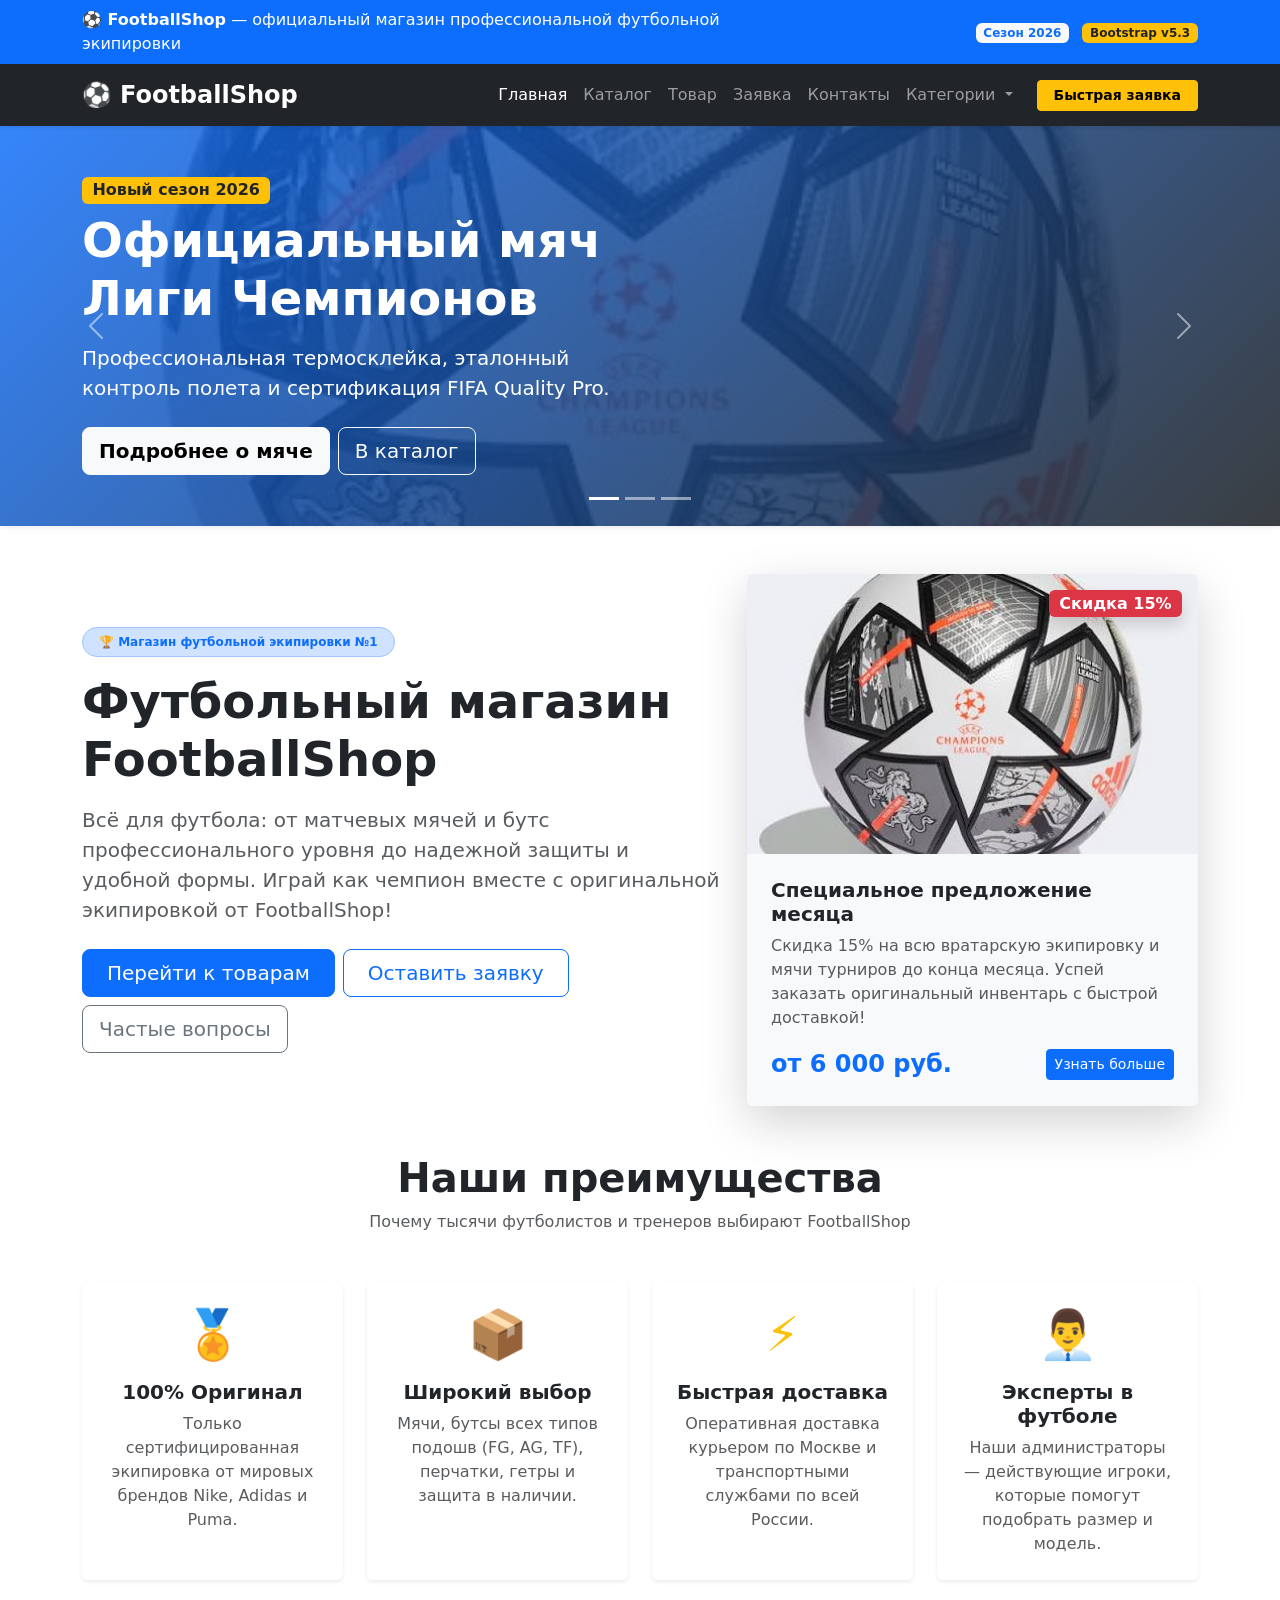
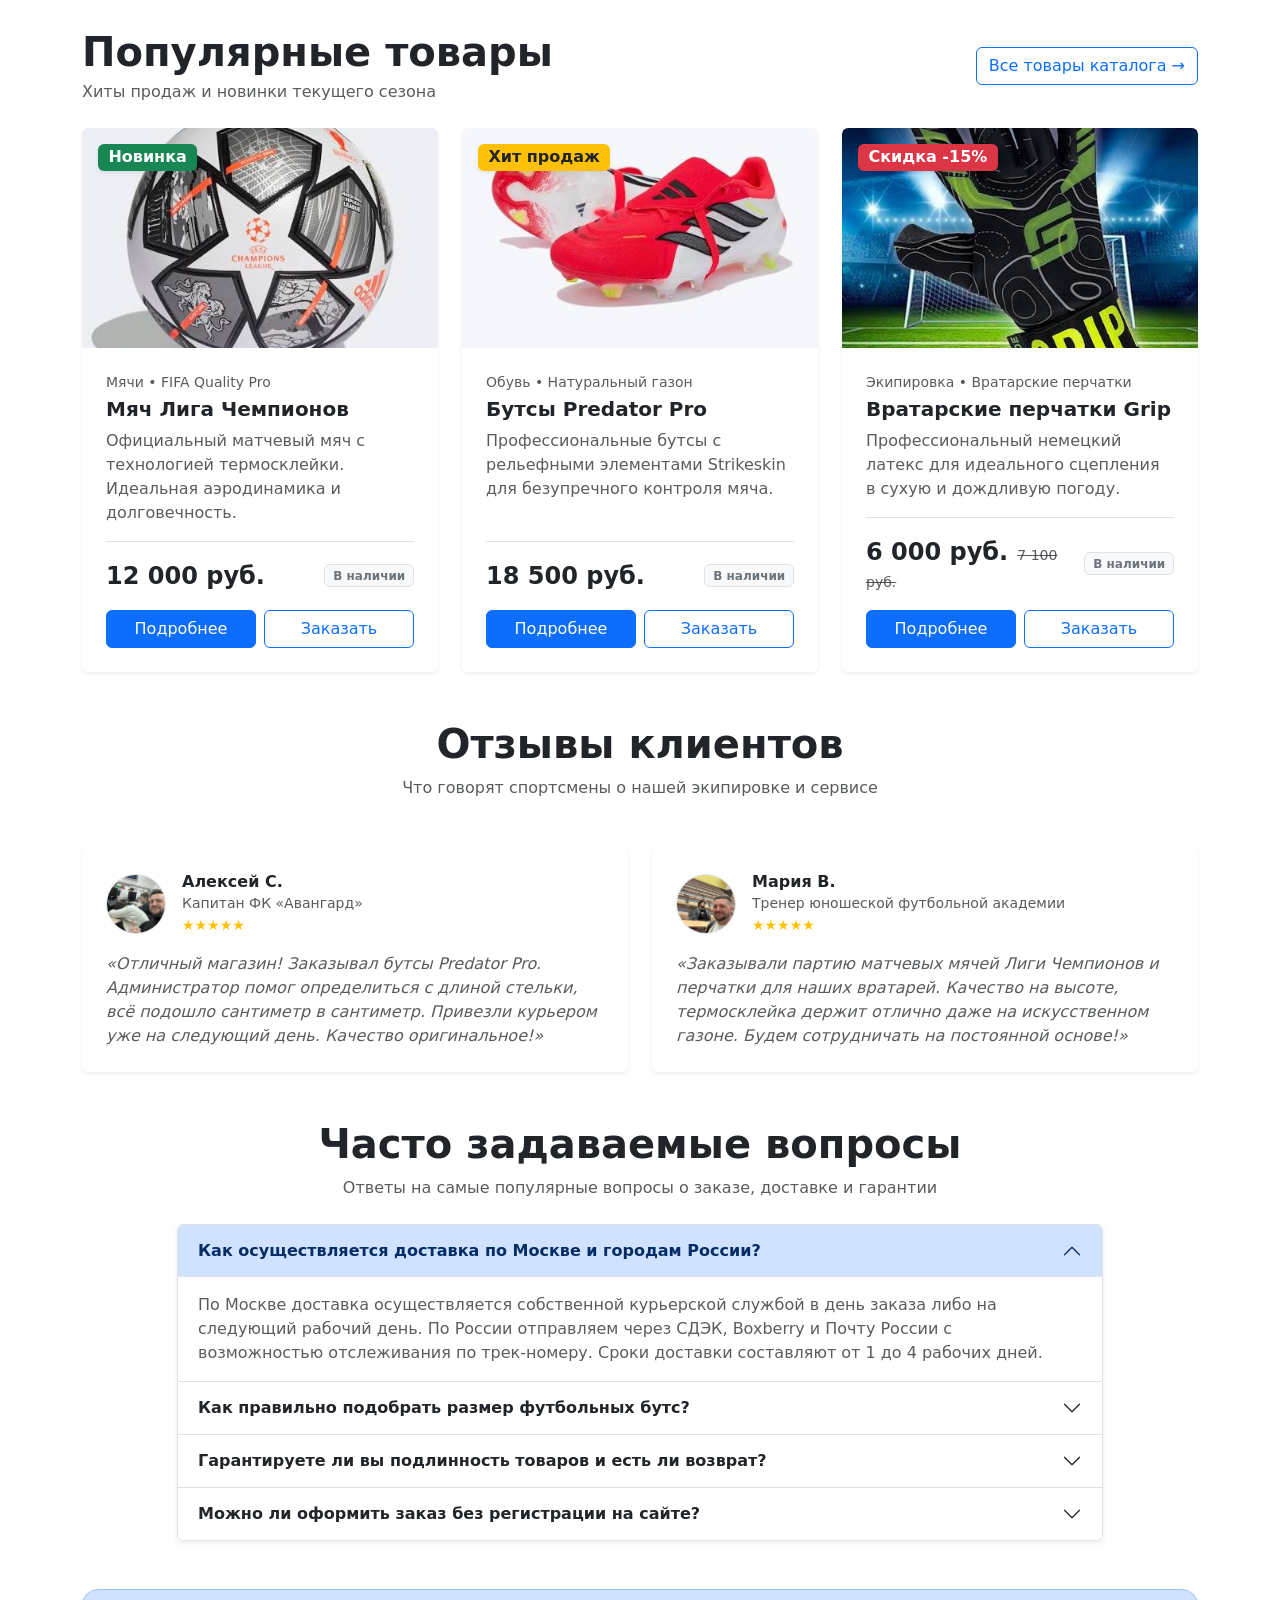
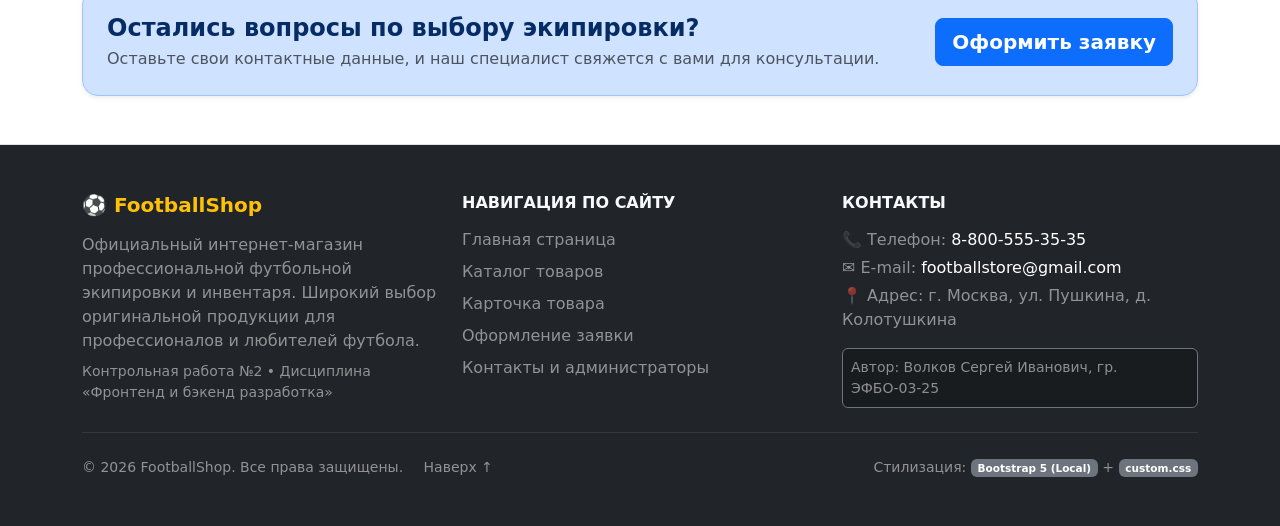
<file: index.html>
<!DOCTYPE html>
<html lang="ru">
<head>
  <meta charset="UTF-8">
  <meta name="viewport" content="width=device-width, initial-scale=1.0">
  <meta name="description" content="Футбольный интернет-магазин FootballShop. Профессиональные мячи, бутсы, перчатки и экипировка на Bootstrap 5.">
  <meta property="og:type" content="website">
  <meta property="og:title" content="FootballShop — Футбольный интернет-магазин">
  <meta property="og:description" content="Футбольная экипировка и инвентарь от ведущих мировых брендов.">
  <meta property="og:image" content="images/ball.jpg">
  <title>Главная — Футбольный интернет-магазин FootballShop</title>

  <!-- Локальное подключение Bootstrap 5 CSS -->
  <link rel="stylesheet" href="vendor/bootstrap/css/bootstrap.min.css">
  <!-- Пользовательский файл стилей после Bootstrap -->
  <link rel="stylesheet" href="css/custom.css">
</head>
<body id="top">

  <!-- Верхняя информационная полоса (Header Top Bar) -->
  <header class="bg-primary text-white py-2">
    <div class="container">
      <div class="row align-items-center g-2">
        <div class="col-12 col-md-8">
          <span class="fw-semibold">⚽ FootballShop</span> — официальный магазин профессиональной футбольной экипировки
        </div>
        <div class="col-12 col-md-4 text-md-end">
          <span class="badge bg-light text-primary me-2">Сезон 2026</span>
          <span class="badge bg-warning text-dark">Bootstrap v5.3</span>
        </div>
      </div>
    </div>
  </header>

  <!-- Главная Bootstrap-навигация (Navbar) -->
  <nav class="navbar navbar-expand-lg navbar-dark bg-dark sticky-top shadow-sm">
    <div class="container">
      <a class="navbar-brand fw-bold fs-4 d-flex align-items-center" href="index.html">
        <span class="me-2 text-warning">⚽</span>FootballShop
      </a>

      <!-- Кнопка гамбургер-меню для мобильных экранов -->
      <button
        class="navbar-toggler"
        type="button"
        data-bs-toggle="collapse"
        data-bs-target="#mainNavbar"
        aria-controls="mainNavbar"
        aria-expanded="false"
        aria-label="Переключить навигацию"
      >
        <span class="navbar-toggler-icon"></span>
      </button>

      <!-- Пункты меню -->
      <div class="collapse navbar-collapse" id="mainNavbar">
        <ul class="navbar-nav ms-auto align-items-lg-center">
          <li class="nav-item">
            <a class="nav-link active" aria-current="page" href="index.html">Главная</a>
          </li>
          <li class="nav-item">
            <a class="nav-link" href="catalog.html">Каталог</a>
          </li>
          <li class="nav-item">
            <a class="nav-link" href="product.html">Товар</a>
          </li>
          <li class="nav-item">
            <a class="nav-link" href="order.html">Заявка</a>
          </li>
          <li class="nav-item">
            <a class="nav-link" href="contacts.html">Контакты</a>
          </li>
          <!-- Выпадающий список (Dropdown) -->
          <li class="nav-item dropdown">
            <a
              class="nav-link dropdown-toggle"
              href="#"
              role="button"
              data-bs-toggle="dropdown"
              aria-expanded="false"
            >
              Категории
            </a>
            <ul class="dropdown-menu dropdown-menu-end shadow">
              <li><a class="dropdown-item" href="catalog.html#category-balls">Футбольные мячи</a></li>
              <li><a class="dropdown-item" href="catalog.html#category-boots">Футбольные бутсы</a></li>
              <li><a class="dropdown-item" href="catalog.html#category-gloves">Вратарская экипировка</a></li>
              <li><a class="dropdown-item" href="catalog.html#category-accessories">Гетры и аксессуары</a></li>
              <li><hr class="dropdown-divider"></li>
              <li><a class="dropdown-item text-primary fw-semibold" href="catalog.html">Весь каталог</a></li>
            </ul>
          </li>
          <!-- Кнопка быстрого заказа в модальном окне -->
          <li class="nav-item ms-lg-3 mt-2 mt-lg-0">
            <button
              class="btn btn-warning btn-sm fw-bold px-3"
              type="button"
              data-bs-toggle="modal"
              data-bs-target="#orderModal"
              data-product="Консультация по экипировке"
            >
              Быстрая заявка
            </button>
          </li>
        </ul>
      </div>
    </div>
  </nav>

  <main>
    <!-- Дополнительный компонент: Карусель (Carousel) -->
    <section aria-label="Промо-карусель">
      <div id="heroCarousel" class="carousel slide carousel-fade shadow-sm" data-bs-ride="carousel">
        <div class="carousel-indicators">
          <button type="button" data-bs-target="#heroCarousel" data-bs-slide-to="0" class="active" aria-current="true" aria-label="Слайд 1"></button>
          <button type="button" data-bs-target="#heroCarousel" data-bs-slide-to="1" aria-label="Слайд 2"></button>
          <button type="button" data-bs-target="#heroCarousel" data-bs-slide-to="2" aria-label="Слайд 3"></button>
        </div>

        <div class="carousel-inner">
          <!-- Слайд 1 -->
          <div class="carousel-item active hero-carousel-item" style="background-image: url('images/ball.jpg');">
            <div class="hero-carousel-overlay">
              <div class="container text-white py-5">
                <div class="row">
                  <div class="col-12 col-md-8 col-lg-6">
                    <span class="badge bg-warning text-dark mb-2 fs-6">Новый сезон 2026</span>
                    <h2 class="display-5 fw-bold text-white mb-3">Официальный мяч Лиги Чемпионов</h2>
                    <p class="lead mb-4 opacity-90">Профессиональная термосклейка, эталонный контроль полета и сертификация FIFA Quality Pro.</p>
                    <div class="d-flex gap-2">
                      <a class="btn btn-light btn-lg fw-bold" href="product.html">Подробнее о мяче</a>
                      <a class="btn btn-outline-light btn-lg" href="catalog.html">В каталог</a>
                    </div>
                  </div>
                </div>
              </div>
            </div>
          </div>

          <!-- Слайд 2 -->
          <div class="carousel-item hero-carousel-item" style="background-image: url('images/boots.jpg');">
            <div class="hero-carousel-overlay">
              <div class="container text-white py-5">
                <div class="row">
                  <div class="col-12 col-md-8 col-lg-6">
                    <span class="badge bg-danger mb-2 fs-6">Хит продаж</span>
                    <h2 class="display-5 fw-bold text-white mb-3">Бутсы Predator Pro & Nike Phantom</h2>
                    <p class="lead mb-4 opacity-90">Максимальное сцепление с газоном и непревзойденная точность каждого удара.</p>
                    <div class="d-flex gap-2">
                      <a class="btn btn-warning btn-lg fw-bold" href="catalog.html">Выбрать бутсы</a>
                      <button class="btn btn-outline-light btn-lg" type="button" data-bs-toggle="modal" data-bs-target="#orderModal" data-product="Бутсы Predator Pro">Заказать примерку</button>
                    </div>
                  </div>
                </div>
              </div>
            </div>
          </div>

          <!-- Слайд 3 -->
          <div class="carousel-item hero-carousel-item" style="background-image: url('images/hands.jpg');">
            <div class="hero-carousel-overlay">
              <div class="container text-white py-5">
                <div class="row">
                  <div class="col-12 col-md-8 col-lg-6">
                    <span class="badge bg-success mb-2 fs-6">Спецпредложение</span>
                    <h2 class="display-5 fw-bold text-white mb-3">Вратарская экипировка Grip</h2>
                    <p class="lead mb-4 opacity-90">Надежный латекс 4 мм, защита пальцев и анатомическая посадка для ключевых сейвов.</p>
                    <div class="d-flex gap-2">
                      <a class="btn btn-primary btn-lg fw-bold" href="catalog.html">Смотреть экипировку</a>
                      <a class="btn btn-outline-light btn-lg" href="order.html">Оформить заявку</a>
                    </div>
                  </div>
                </div>
              </div>
            </div>
          </div>
        </div>

        <button class="carousel-control-prev" type="button" data-bs-target="#heroCarousel" data-bs-slide="prev">
          <span class="carousel-control-prev-icon" aria-hidden="true"></span>
          <span class="visually-hidden">Предыдущий</span>
        </button>
        <button class="carousel-control-next" type="button" data-bs-target="#heroCarousel" data-bs-slide="next">
          <span class="carousel-control-next-icon" aria-hidden="true"></span>
          <span class="visually-hidden">Следующий</span>
        </button>
      </div>
    </section>

    <!-- Hero-блок на сетке (по методическим указаниям) -->
    <section class="container my-5">
      <div class="row align-items-center g-4">
        <div class="col-12 col-lg-7">
          <div class="d-inline-block badge bg-primary-subtle text-primary border border-primary-subtle px-3 py-2 rounded-pill mb-3">
            🏆 Магазин футбольной экипировки №1
          </div>
          <h1 class="display-5 fw-bold mb-3">
            Футбольный магазин FootballShop
          </h1>
          <p class="lead text-muted mb-4">
            Всё для футбола: от матчевых мячей и бутс профессионального уровня до надежной защиты и удобной формы. 
            Играй как чемпион вместе с оригинальной экипировкой от FootballShop!
          </p>
          <div class="d-flex flex-wrap gap-2">
            <a class="btn btn-primary btn-lg px-4" href="catalog.html">
              Перейти к товарам
            </a>
            <button
              class="btn btn-outline-primary btn-lg px-4"
              type="button"
              data-bs-toggle="modal"
              data-bs-target="#orderModal"
              data-product="Консультация по подбору"
            >
              Оставить заявку
            </button>
            <a class="btn btn-outline-secondary btn-lg" href="#faq">
              Частые вопросы
            </a>
          </div>
        </div>

        <div class="col-12 col-lg-5">
          <div class="card border-0 shadow-lg overflow-hidden">
            <div class="position-relative">
              <img src="images/ball.jpg" class="card-img-top" style="height: 280px;" alt="Официальный футбольный мяч">
              <span class="position-absolute top-0 end-0 m-3 badge bg-danger fs-6 shadow">
                Скидка 15%
              </span>
            </div>
            <div class="card-body p-4 bg-light">
              <h2 class="h5 card-title fw-bold">Специальное предложение месяца</h2>
              <p class="card-text text-muted mb-3">
                Скидка 15% на всю вратарскую экипировку и мячи турниров до конца месяца. 
                Успей заказать оригинальный инвентарь с быстрой доставкой!
              </p>
              <div class="d-flex justify-content-between align-items-center">
                <span class="fs-4 fw-bold text-primary">от 6 000 руб.</span>
                <a class="btn btn-sm btn-primary" href="catalog.html">Узнать больше</a>
              </div>
            </div>
          </div>
        </div>
      </div>
    </section>

    <!-- Блок преимуществ (Advantages Grid) -->
    <section class="container my-5" id="advantages">
      <div class="text-center mb-5">
        <h2 class="display-6 fw-bold">Наши преимущества</h2>
        <p class="text-muted">Почему тысячи футболистов и тренеров выбирают FootballShop</p>
      </div>

      <div class="row g-4">
        <div class="col-12 col-sm-6 col-lg-3">
          <div class="card h-100 border-0 shadow-sm p-4 text-center product-card bg-white">
            <div class="display-5 text-primary mb-3">🏅</div>
            <h3 class="h5 fw-bold">100% Оригинал</h3>
            <p class="text-muted mb-0">Только сертифицированная экипировка от мировых брендов Nike, Adidas и Puma.</p>
          </div>
        </div>

        <div class="col-12 col-sm-6 col-lg-3">
          <div class="card h-100 border-0 shadow-sm p-4 text-center product-card bg-white">
            <div class="display-5 text-success mb-3">📦</div>
            <h3 class="h5 fw-bold">Широкий выбор</h3>
            <p class="text-muted mb-0">Мячи, бутсы всех типов подошв (FG, AG, TF), перчатки, гетры и защита в наличии.</p>
          </div>
        </div>

        <div class="col-12 col-sm-6 col-lg-3">
          <div class="card h-100 border-0 shadow-sm p-4 text-center product-card bg-white">
            <div class="display-5 text-warning mb-3">⚡</div>
            <h3 class="h5 fw-bold">Быстрая доставка</h3>
            <p class="text-muted mb-0">Оперативная доставка курьером по Москве и транспортными службами по всей России.</p>
          </div>
        </div>

        <div class="col-12 col-sm-6 col-lg-3">
          <div class="card h-100 border-0 shadow-sm p-4 text-center product-card bg-white">
            <div class="display-5 text-info mb-3">👨‍💼</div>
            <h3 class="h5 fw-bold">Эксперты в футболе</h3>
            <p class="text-muted mb-0">Наши администраторы — действующие игроки, которые помогут подобрать размер и модель.</p>
          </div>
        </div>
      </div>
    </section>

    <!-- Сетка популярных товаров (Popular Products) -->
    <section class="container my-5" id="popular">
      <div class="d-flex justify-content-between align-items-center mb-4 flex-wrap gap-2">
        <div>
          <h2 class="display-6 fw-bold mb-1">Популярные товары</h2>
          <p class="text-muted mb-0">Хиты продаж и новинки текущего сезона</p>
        </div>
        <a class="btn btn-outline-primary" href="catalog.html">
          Все товары каталога →
        </a>
      </div>

      <div class="row g-4">
        <!-- Карточка 1: Мяч Лига Чемпионов -->
        <div class="col-12 col-md-6 col-lg-4">
          <div class="card h-100 shadow-sm product-card border-0 overflow-hidden">
            <div class="position-relative overflow-hidden">
              <span class="position-absolute top-0 start-0 m-3 badge bg-success fs-6 shadow-sm">Новинка</span>
              <img src="images/ball.jpg" class="card-img-top" alt="Мяч Лига Чемпионов">
            </div>
            <div class="card-body d-flex flex-column p-4">
              <div class="text-muted small mb-1">Мячи • FIFA Quality Pro</div>
              <h3 class="card-title h5 fw-bold">Мяч Лига Чемпионов</h3>
              <p class="card-text text-muted">
                Официальный матчевый мяч с технологией термосклейки. Идеальная аэродинамика и долговечность.
              </p>
              <div class="mt-auto pt-3 border-top">
                <div class="d-flex justify-content-between align-items-center mb-3">
                  <span class="fs-4 fw-bold text-dark">12 000 руб.</span>
                  <span class="badge bg-light text-secondary border">В наличии</span>
                </div>
                <div class="d-flex gap-2">
                  <a class="btn btn-primary w-50" href="product.html">Подробнее</a>
                  <button
                    class="btn btn-outline-primary w-50"
                    type="button"
                    data-bs-toggle="modal"
                    data-bs-target="#orderModal"
                    data-product="Мяч Лига Чемпионов"
                  >
                    Заказать
                  </button>
                </div>
              </div>
            </div>
          </div>
        </div>

        <!-- Карточка 2: Бутсы Predator Pro -->
        <div class="col-12 col-md-6 col-lg-4">
          <div class="card h-100 shadow-sm product-card border-0 overflow-hidden">
            <div class="position-relative overflow-hidden">
              <span class="position-absolute top-0 start-0 m-3 badge bg-warning text-dark fs-6 shadow-sm">Хит продаж</span>
              <img src="images/boots.jpg" class="card-img-top" alt="Бутсы Predator Pro">
            </div>
            <div class="card-body d-flex flex-column p-4">
              <div class="text-muted small mb-1">Обувь • Натуральный газон</div>
              <h3 class="card-title h5 fw-bold">Бутсы Predator Pro</h3>
              <p class="card-text text-muted">
                Профессиональные бутсы с рельефными элементами Strikeskin для безупречного контроля мяча.
              </p>
              <div class="mt-auto pt-3 border-top">
                <div class="d-flex justify-content-between align-items-center mb-3">
                  <span class="fs-4 fw-bold text-dark">18 500 руб.</span>
                  <span class="badge bg-light text-secondary border">В наличии</span>
                </div>
                <div class="d-flex gap-2">
                  <a class="btn btn-primary w-50" href="product.html">Подробнее</a>
                  <button
                    class="btn btn-outline-primary w-50"
                    type="button"
                    data-bs-toggle="modal"
                    data-bs-target="#orderModal"
                    data-product="Бутсы Predator Pro"
                  >
                    Заказать
                  </button>
                </div>
              </div>
            </div>
          </div>
        </div>

        <!-- Карточка 3: Вратарские перчатки Grip -->
        <div class="col-12 col-md-6 col-lg-4">
          <div class="card h-100 shadow-sm product-card border-0 overflow-hidden">
            <div class="position-relative overflow-hidden">
              <span class="position-absolute top-0 start-0 m-3 badge bg-danger fs-6 shadow-sm">Скидка -15%</span>
              <img src="images/hands.jpg" class="card-img-top" alt="Вратарские перчатки Grip">
            </div>
            <div class="card-body d-flex flex-column p-4">
              <div class="text-muted small mb-1">Экипировка • Вратарские перчатки</div>
              <h3 class="card-title h5 fw-bold">Вратарские перчатки Grip</h3>
              <p class="card-text text-muted">
                Профессиональный немецкий латекс для идеального сцепления в сухую и дождливую погоду.
              </p>
              <div class="mt-auto pt-3 border-top">
                <div class="d-flex justify-content-between align-items-center mb-3">
                  <div>
                    <span class="fs-4 fw-bold text-dark">6 000 руб.</span>
                    <span class="text-decoration-line-through text-muted small ms-1">7 100 руб.</span>
                  </div>
                  <span class="badge bg-light text-secondary border">В наличии</span>
                </div>
                <div class="d-flex gap-2">
                  <a class="btn btn-primary w-50" href="product.html">Подробнее</a>
                  <button
                    class="btn btn-outline-primary w-50"
                    type="button"
                    data-bs-toggle="modal"
                    data-bs-target="#orderModal"
                    data-product="Вратарские перчатки Grip"
                  >
                    Заказать
                  </button>
                </div>
              </div>
            </div>
          </div>
        </div>
      </div>
    </section>

    <!-- Блок отзывов клиентов (Reviews) -->
    <section class="container my-5" id="reviews">
      <div class="text-center mb-5">
        <h2 class="display-6 fw-bold">Отзывы клиентов</h2>
        <p class="text-muted">Что говорят спортсмены о нашей экипировке и сервисе</p>
      </div>

      <div class="row g-4">
        <div class="col-12 col-md-6">
          <div class="card h-100 border-0 shadow-sm p-4 bg-white">
            <div class="d-flex align-items-center mb-3">
              <img src="images/admin1.jpg" class="rounded-circle me-3 border" width="60" height="60" style="object-fit: cover;" alt="Алексей С.">
              <div>
                <h3 class="h6 fw-bold mb-0">Алексей С.</h3>
                <span class="small text-muted">Капитан ФК «Авангард»</span>
                <div class="rating-stars small">★★★★★</div>
              </div>
            </div>
            <p class="card-text text-muted fst-italic">
              «Отличный магазин! Заказывал бутсы Predator Pro. Администратор помог определиться с длиной стельки, всё подошло сантиметр в сантиметр. Привезли курьером уже на следующий день. Качество оригинальное!»
            </p>
          </div>
        </div>

        <div class="col-12 col-md-6">
          <div class="card h-100 border-0 shadow-sm p-4 bg-white">
            <div class="d-flex align-items-center mb-3">
              <img src="images/admin2.jpg" class="rounded-circle me-3 border" width="60" height="60" style="object-fit: cover;" alt="Мария В.">
              <div>
                <h3 class="h6 fw-bold mb-0">Мария В.</h3>
                <span class="small text-muted">Тренер юношеской футбольной академии</span>
                <div class="rating-stars small">★★★★★</div>
              </div>
            </div>
            <p class="card-text text-muted fst-italic">
              «Заказывали партию матчевых мячей Лиги Чемпионов и перчатки для наших вратарей. Качество на высоте, термосклейка держит отлично даже на искусственном газоне. Будем сотрудничать на постоянной основе!»
            </p>
          </div>
        </div>
      </div>
    </section>

    <!-- Блок часто задаваемых вопросов (FAQ Accordion) -->
    <section class="container my-5" id="faq">
      <div class="text-center mb-4">
        <h2 class="display-6 fw-bold">Часто задаваемые вопросы</h2>
        <p class="text-muted">Ответы на самые популярные вопросы о заказе, доставке и гарантии</p>
      </div>

      <div class="row justify-content-center">
        <div class="col-12 col-lg-10">
          <div class="accordion shadow-sm" id="faqAccordion">
            <!-- Вопрос 1 -->
            <div class="accordion-item">
              <h3 class="accordion-header" id="headingOne">
                <button
                  class="accordion-button fw-semibold"
                  type="button"
                  data-bs-toggle="collapse"
                  data-bs-target="#collapseOne"
                  aria-expanded="true"
                  aria-controls="collapseOne"
                >
                  Как осуществляется доставка по Москве и городам России?
                </button>
              </h3>
              <div
                id="collapseOne"
                class="accordion-collapse collapse show"
                aria-labelledby="headingOne"
                data-bs-parent="#faqAccordion"
              >
                <div class="accordion-body text-muted">
                  По Москве доставка осуществляется собственной курьерской службой в день заказа либо на следующий рабочий день. 
                  По России отправляем через СДЭК, Boxberry и Почту России с возможностью отслеживания по трек-номеру. Сроки доставки составляют от 1 до 4 рабочих дней.
                </div>
              </div>
            </div>

            <!-- Вопрос 2 -->
            <div class="accordion-item">
              <h3 class="accordion-header" id="headingTwo">
                <button
                  class="accordion-button collapsed fw-semibold"
                  type="button"
                  data-bs-toggle="collapse"
                  data-bs-target="#collapseTwo"
                  aria-expanded="false"
                  aria-controls="collapseTwo"
                >
                  Как правильно подобрать размер футбольных бутс?
                </button>
              </h3>
              <div
                id="collapseTwo"
                class="accordion-collapse collapse"
                aria-labelledby="headingTwo"
                data-bs-parent="#faqAccordion"
              >
                <div class="accordion-body text-muted">
                  Рекомендуем измерить длину стопы в сантиметрах и ориентироваться на шкалу JP/CM в размерной сетке. 
                  Для футбольных бутс рекомендуется запас 0.5 см с учетом плотного футбольного гетра. Если сомневаетесь — оформите заявку, наш специалист проконсультирует вас!
                </div>
              </div>
            </div>

            <!-- Вопрос 3 -->
            <div class="accordion-item">
              <h3 class="accordion-header" id="headingThree">
                <button
                  class="accordion-button collapsed fw-semibold"
                  type="button"
                  data-bs-toggle="collapse"
                  data-bs-target="#collapseThree"
                  aria-expanded="false"
                  aria-controls="collapseThree"
                >
                  Гарантируете ли вы подлинность товаров и есть ли возврат?
                </button>
              </h3>
              <div
                id="collapseThree"
                class="accordion-collapse collapse"
                aria-labelledby="headingThree"
                data-bs-parent="#faqAccordion"
              >
                <div class="accordion-body text-muted">
                  Да, вся представленная продукция является на 100% оригинальной и закупается у официальных дистрибьюторов брендов. 
                  В соответствии с законодательством РФ, вы можете обменять или вернуть товар надлежащего качества в течение 14 дней с момента получения при сохранении товарного вида и бирок.
                </div>
              </div>
            </div>

            <!-- Вопрос 4 -->
            <div class="accordion-item">
              <h3 class="accordion-header" id="headingFour">
                <button
                  class="accordion-button collapsed fw-semibold"
                  type="button"
                  data-bs-toggle="collapse"
                  data-bs-target="#collapseFour"
                  aria-expanded="false"
                  aria-controls="collapseFour"
                >
                  Можно ли оформить заказ без регистрации на сайте?
                </button>
              </h3>
              <div
                id="collapseFour"
                class="accordion-collapse collapse"
                aria-labelledby="headingFour"
                data-bs-parent="#faqAccordion"
              >
                <div class="accordion-body text-muted">
                  Да! В интернет-магазине FootballShop заявка оформляется максимально быстро без утомительной регистрации: достаточно заполнить форму заказа или нажать «Быстрая заявка» в модальном окне.
                </div>
              </div>
            </div>
          </div>
        </div>
      </div>
    </section>

    <!-- Промо-блок (Alert / Call to action) -->
    <section class="container my-5">
      <div class="alert alert-primary p-4 rounded-4 shadow-sm d-flex justify-content-between align-items-center flex-wrap gap-3" role="alert">
        <div>
          <h3 class="h4 alert-heading mb-1 fw-bold">Остались вопросы по выбору экипировки?</h3>
          <p class="mb-0 text-dark opacity-75">Оставьте свои контактные данные, и наш специалист свяжется с вами для консультации.</p>
        </div>
        <a class="btn btn-primary btn-lg fw-semibold" href="order.html">Оформить заявку</a>
      </div>
    </section>
  </main>

  <!-- Подвал страницы (Footer) -->
  <footer class="bg-dark text-white py-5 mt-auto border-top">
    <div class="container">
      <div class="row g-4">
        <div class="col-12 col-md-4">
          <h4 class="h5 fw-bold mb-3 text-warning">⚽ FootballShop</h4>
          <p class="text-white-50 mb-2">
            Официальный интернет-магазин профессиональной футбольной экипировки и инвентаря. 
            Широкий выбор оригинальной продукции для профессионалов и любителей футбола.
          </p>
          <p class="text-white-50 small mb-0">
            Контрольная работа №2 • Дисциплина «Фронтенд и бэкенд разработка»
          </p>
        </div>

        <div class="col-12 col-sm-6 col-md-4">
          <h4 class="h6 fw-bold mb-3 text-uppercase text-light">Навигация по сайту</h4>
          <ul class="list-unstyled mb-0">
            <li class="mb-2"><a class="text-white-50 text-decoration-none" href="index.html">Главная страница</a></li>
            <li class="mb-2"><a class="text-white-50 text-decoration-none" href="catalog.html">Каталог товаров</a></li>
            <li class="mb-2"><a class="text-white-50 text-decoration-none" href="product.html">Карточка товара</a></li>
            <li class="mb-2"><a class="text-white-50 text-decoration-none" href="order.html">Оформление заявки</a></li>
            <li class="mb-2"><a class="text-white-50 text-decoration-none" href="contacts.html">Контакты и администраторы</a></li>
          </ul>
        </div>

        <div class="col-12 col-sm-6 col-md-4">
          <h4 class="h6 fw-bold mb-3 text-uppercase text-light">Контакты</h4>
          <p class="text-white-50 mb-1">📞 Телефон: <a class="text-white text-decoration-none" href="tel:88005553535">8-800-555-35-35</a></p>
          <p class="text-white-50 mb-1">✉️ E-mail: <a class="text-white text-decoration-none" href="mailto:footballstore@gmail.com">footballstore@gmail.com</a></p>
          <p class="text-white-50 mb-3">📍 Адрес: г. Москва, ул. Пушкина, д. Колотушкина</p>
          <div class="p-2 rounded bg-black bg-opacity-25 border border-secondary text-white-50 small">
            Автор: Волков Сергей Иванович, гр. ЭФБО-03-25
          </div>
        </div>
      </div>

      <hr class="my-4 border-secondary">

      <div class="row align-items-center">
        <div class="col-12 col-md-6 text-center text-md-start text-white-50 small">
          &copy; 2026 FootballShop. Все права защищены. <a href="#top" class="text-white-50 text-decoration-none ms-3">Наверх ↑</a>
        </div>
        <div class="col-12 col-md-6 text-center text-md-end text-white-50 small mt-2 mt-md-0">
          Стилизация: <span class="badge bg-secondary">Bootstrap 5 (Local)</span> + <span class="badge bg-secondary">custom.css</span>
        </div>
      </div>
    </div>
  </footer>

  <!-- Модальное окно заявки (Modal) -->
  <div
    class="modal fade"
    id="orderModal"
    tabindex="-1"
    aria-labelledby="orderModalLabel"
    aria-hidden="true"
  >
    <div class="modal-dialog modal-dialog-centered">
      <div class="modal-content border-0 shadow-lg">
        <div class="modal-header bg-primary text-white">
          <h2 class="modal-title h5 mb-0" id="orderModalLabel">
            Оформление заявки
          </h2>
          <button
            type="button"
            class="btn-close btn-close-white"
            data-bs-dismiss="modal"
            aria-label="Закрыть"
          ></button>
        </div>

        <form id="modal-order-form" action="#" method="post">
          <div class="modal-body p-4">
            <p class="text-muted small mb-3">
              Заполните контактную информацию, и наш специалист свяжется с вами для подтверждения заказа.
            </p>

            <input type="hidden" id="modal-hidden-product" name="hidden-product" value="">

            <div class="mb-3">
              <label for="modal-product" class="form-label fw-semibold">Выбранный товар</label>
              <select id="modal-product" name="product" class="form-select">
                <option value="Консультация по экипировке">Консультация по экипировке</option>
                <option value="Мяч Лига Чемпионов">Мяч Лига Чемпионов — 12 000 руб.</option>
                <option value="Бутсы Predator Pro">Бутсы Predator Pro — 18 500 руб.</option>
                <option value="Вратарские перчатки Grip">Вратарские перчатки Grip — 6 000 руб.</option>
                <option value="Бутсы phantom elite GX2">Бутсы phantom elite GX2 — 20 000 руб.</option>
                <option value="Бутсы Puma Future">Бутсы Puma Future — 20 000 руб.</option>
                <option value="Белые носки Nike">Белые носки Nike — 2 000 руб.</option>
              </select>
            </div>

            <div class="mb-3">
              <label for="modal-name" class="form-label fw-semibold">Ваше имя *</label>
              <input
                id="modal-name"
                name="name"
                type="text"
                class="form-control"
                placeholder="Иван Иванов"
                minlength="2"
                autocomplete="given-name"
                required
              >
              <div class="invalid-feedback">Пожалуйста, укажите ваше имя (минимум 2 символа).</div>
            </div>

            <div class="mb-3">
              <label for="modal-email" class="form-label fw-semibold">Электронная почта *</label>
              <input
                id="modal-email"
                name="email"
                type="email"
                class="form-control"
                placeholder="example@mail.ru"
                autocomplete="email"
                required
              >
              <div class="invalid-feedback">Укажите корректный адрес электронной почты.</div>
            </div>

            <div class="mb-3">
              <label for="modal-phone" class="form-label fw-semibold">Телефон *</label>
              <div class="input-group">
                <span class="input-group-text">+7</span>
                <input
                  id="modal-phone"
                  name="phone"
                  type="tel"
                  class="form-control"
                  placeholder="(900) 000-00-00"
                  pattern="\d{10}"
                  required
                >
              </div>
              <small class="form-text text-muted">10 цифр номера без восьмерки или семерки</small>
            </div>

            <div class="mb-3">
              <label for="modal-comment" class="form-label fw-semibold">Комментарий к заявке</label>
              <textarea
                id="modal-comment"
                name="comment"
                rows="2"
                class="form-control"
                placeholder="Укажите размер или дополнительные пожелания..."
              ></textarea>
            </div>

            <div class="form-check mb-2">
              <input
                id="modal-agree"
                name="agreement"
                class="form-check-input"
                type="checkbox"
                required
              >
              <label class="form-check-label small" for="modal-agree">
                Я согласен на обработку персональных данных *
              </label>
              <div class="invalid-feedback">Необходимо подтвердить согласие.</div>
            </div>
          </div>

          <div class="modal-footer bg-light">
            <button type="button" class="btn btn-secondary" data-bs-dismiss="modal">
              Закрыть
            </button>
            <button type="submit" class="btn btn-primary fw-semibold px-4">
              Отправить заявку
            </button>
          </div>
        </form>
      </div>
    </div>
  </div>

  <!-- Локальный Bootstrap 5 JS Bundle -->
  <script src="vendor/bootstrap/js/bootstrap.bundle.min.js"></script>
</body>
</html>
</file>
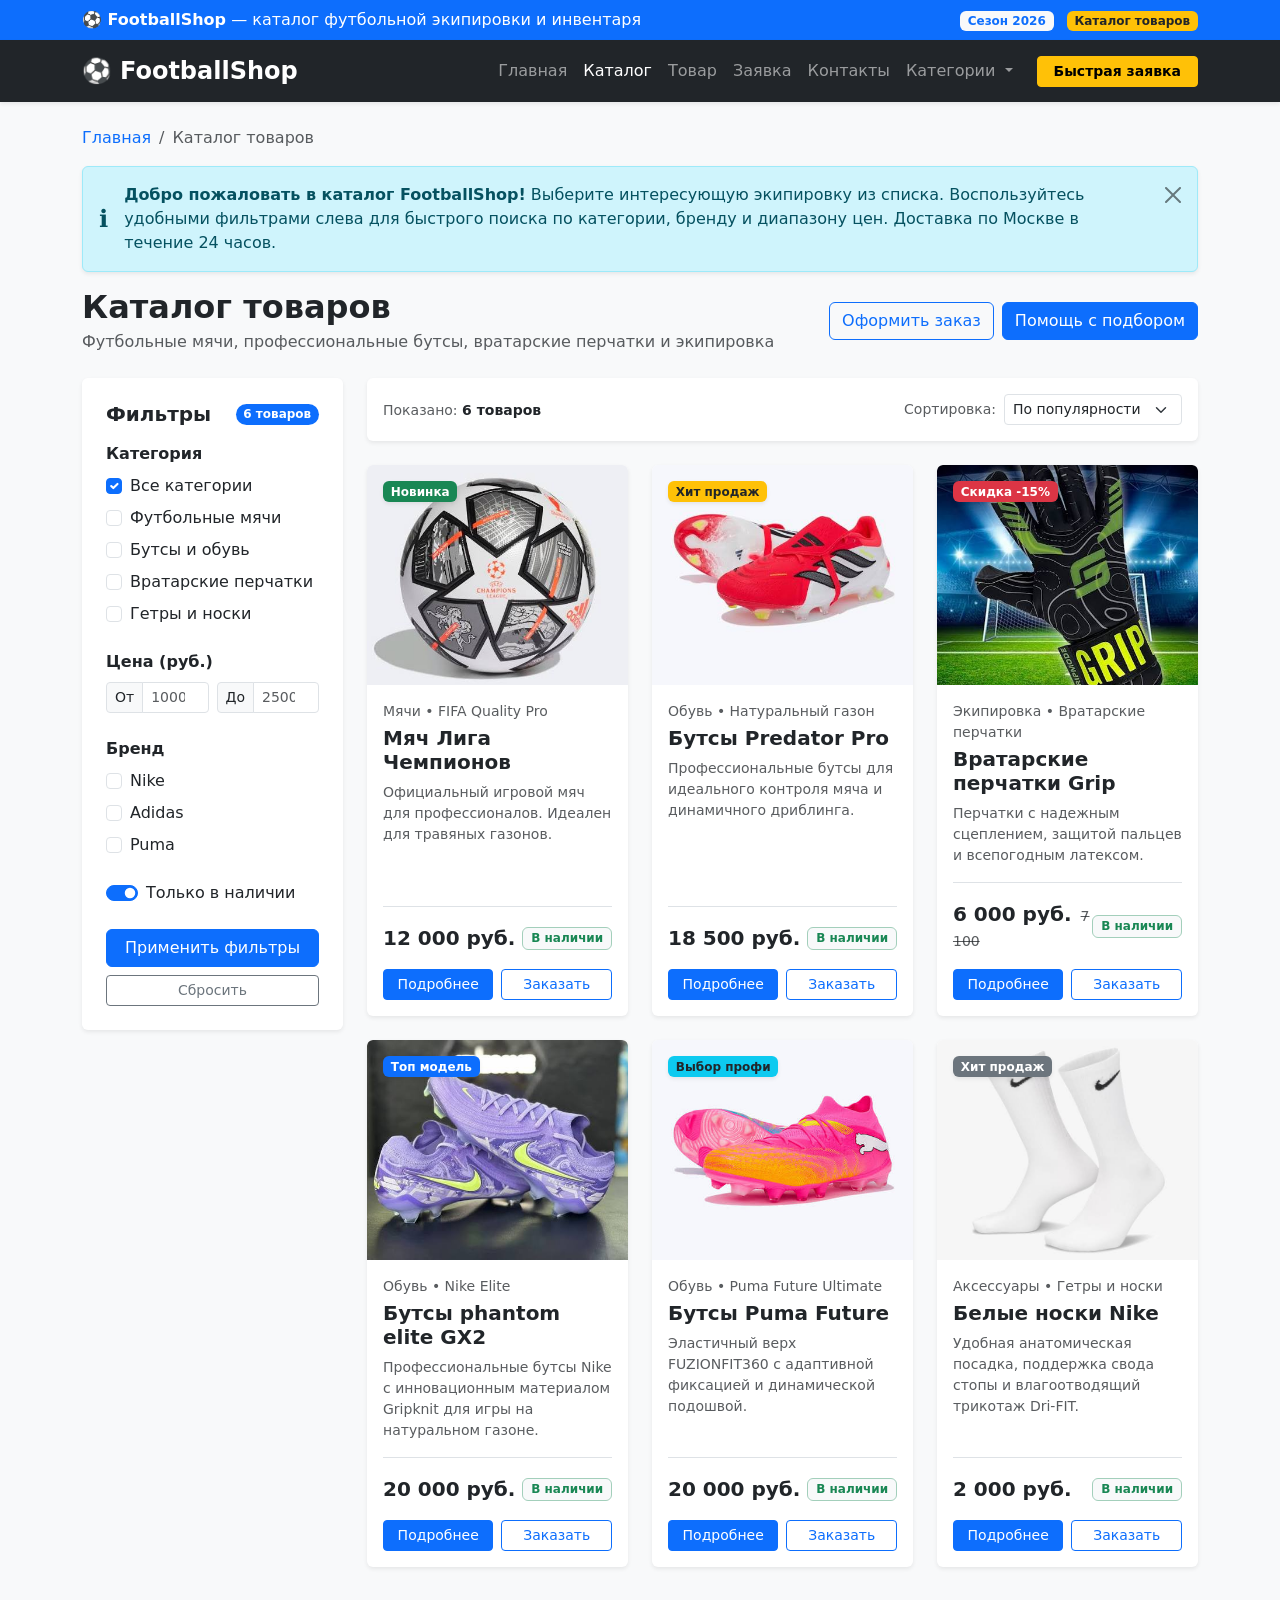
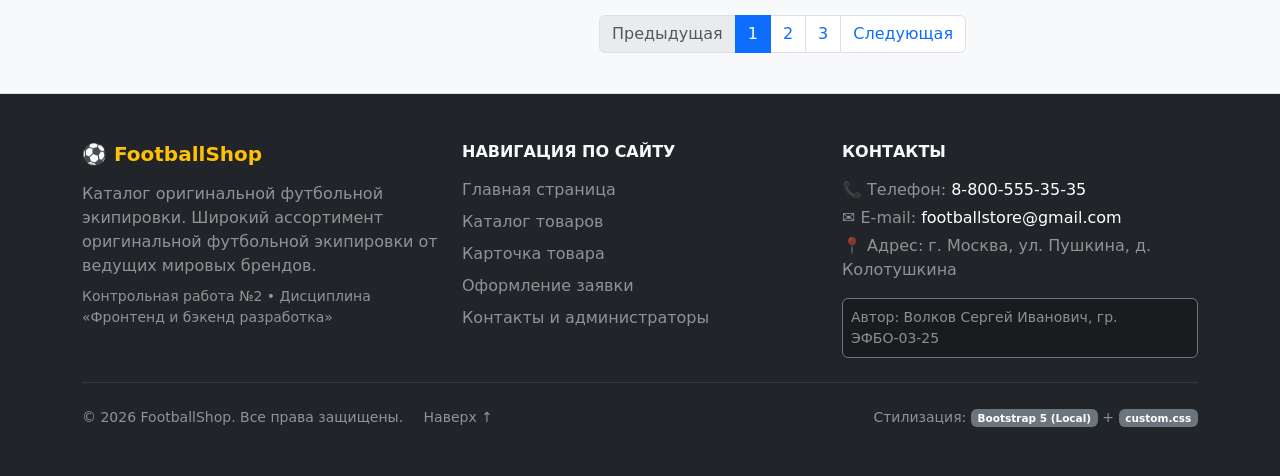
<file: catalog.html>
<!DOCTYPE html>
<html lang="ru">
<head>
  <meta charset="UTF-8">
  <meta name="viewport" content="width=device-width, initial-scale=1.0">
  <meta name="description" content="Каталог футбольной экипировки интернет-магазина FootballShop. Мячи, бутсы, перчатки и аксессуары.">
  <meta property="og:type" content="website">
  <meta property="og:title" content="Каталог товаров — FootballShop">
  <meta property="og:description" content="Широкий ассортимент футбольных товаров от мировых брендов.">
  <meta property="og:image" content="images/ball.jpg">
  <title>Каталог товаров — FootballShop</title>

  <!-- Локальное подключение Bootstrap 5 CSS -->
  <link rel="stylesheet" href="vendor/bootstrap/css/bootstrap.min.css">
  <!-- Пользовательский файл стилей после Bootstrap -->
  <link rel="stylesheet" href="css/custom.css">
</head>
<body class="bg-light" id="top">

  <!-- Верхняя информационная полоса (Header Top Bar) -->
  <header class="bg-primary text-white py-2">
    <div class="container">
      <div class="row align-items-center g-2">
        <div class="col-12 col-md-8">
          <span class="fw-semibold">⚽ FootballShop</span> — каталог футбольной экипировки и инвентаря
        </div>
        <div class="col-12 col-md-4 text-md-end">
          <span class="badge bg-light text-primary me-2">Сезон 2026</span>
          <span class="badge bg-warning text-dark">Каталог товаров</span>
        </div>
      </div>
    </div>
  </header>

  <!-- Главная Bootstrap-навигация (Navbar) -->
  <nav class="navbar navbar-expand-lg navbar-dark bg-dark sticky-top shadow-sm">
    <div class="container">
      <a class="navbar-brand fw-bold fs-4 d-flex align-items-center" href="index.html">
        <span class="me-2 text-warning">⚽</span>FootballShop
      </a>

      <button
        class="navbar-toggler"
        type="button"
        data-bs-toggle="collapse"
        data-bs-target="#mainNavbar"
        aria-controls="mainNavbar"
        aria-expanded="false"
        aria-label="Переключить навигацию"
      >
        <span class="navbar-toggler-icon"></span>
      </button>

      <div class="collapse navbar-collapse" id="mainNavbar">
        <ul class="navbar-nav ms-auto align-items-lg-center">
          <li class="nav-item">
            <a class="nav-link" href="index.html">Главная</a>
          </li>
          <li class="nav-item">
            <a class="nav-link active" aria-current="page" href="catalog.html">Каталог</a>
          </li>
          <li class="nav-item">
            <a class="nav-link" href="product.html">Товар</a>
          </li>
          <li class="nav-item">
            <a class="nav-link" href="order.html">Заявка</a>
          </li>
          <li class="nav-item">
            <a class="nav-link" href="contacts.html">Контакты</a>
          </li>
          <li class="nav-item dropdown">
            <a
              class="nav-link dropdown-toggle"
              href="#"
              role="button"
              data-bs-toggle="dropdown"
              aria-expanded="false"
            >
              Категории
            </a>
            <ul class="dropdown-menu dropdown-menu-end shadow">
              <li><a class="dropdown-item" href="#category-balls">Футбольные мячи</a></li>
              <li><a class="dropdown-item" href="#category-boots">Футбольные бутсы</a></li>
              <li><a class="dropdown-item" href="#category-gloves">Вратарская экипировка</a></li>
              <li><a class="dropdown-item" href="#category-accessories">Гетры и аксессуары</a></li>
            </ul>
          </li>
          <li class="nav-item ms-lg-3 mt-2 mt-lg-0">
            <button
              class="btn btn-warning btn-sm fw-bold px-3"
              type="button"
              data-bs-toggle="modal"
              data-bs-target="#orderModal"
              data-product="Консультация по каталогу"
            >
              Быстрая заявка
            </button>
          </li>
        </ul>
      </div>
    </div>
  </nav>

  <main class="container my-4">
    <!-- Хлебные крошки (Breadcrumb) -->
    <nav aria-label="breadcrumb" class="mb-3">
      <ol class="breadcrumb">
        <li class="breadcrumb-item"><a href="index.html" class="text-decoration-none">Главная</a></li>
        <li class="breadcrumb-item active" aria-current="page">Каталог товаров</li>
      </ol>
    </nav>

    <!-- Информационное сообщение (Alert) -->
    <div class="alert alert-info alert-dismissible fade show d-flex align-items-center shadow-sm" role="alert">
      <span class="fs-4 me-3">ℹ️</span>
      <div>
        <strong>Добро пожаловать в каталог FootballShop!</strong> Выберите интересующую экипировку из списка. Воспользуйтесь удобными фильтрами слева для быстрого поиска по категории, бренду и диапазону цен. Доставка по Москве в течение 24 часов.
      </div>
      <button type="button" class="btn-close" data-bs-dismiss="alert" aria-label="Закрыть"></button>
    </div>

    <!-- Заголовок страницы и быстрые действия -->
    <div class="d-flex justify-content-between align-items-center mb-4 flex-wrap gap-2">
      <div>
        <h1 class="h2 fw-bold mb-1">Каталог товаров</h1>
        <p class="text-muted mb-0">Футбольные мячи, профессиональные бутсы, вратарские перчатки и экипировка</p>
      </div>
      <div class="d-flex gap-2">
        <a class="btn btn-outline-primary" href="order.html">
          Оформить заказ
        </a>
        <button
          class="btn btn-primary"
          type="button"
          data-bs-toggle="modal"
          data-bs-target="#orderModal"
          data-product="Подбор размера"
        >
          Помощь с подбором
        </button>
      </div>
    </div>

    <!-- Основная раскладка: Фильтры (aside) + Сетка товаров (section) -->
    <div class="row g-4">
      <!-- Боковая панель фильтрации (col-12 col-lg-3) -->
      <aside class="col-12 col-lg-3">
        <div class="card border-0 shadow-sm p-4 sticky-filters bg-white">
          <div class="d-flex justify-content-between align-items-center mb-3">
            <h2 class="h5 fw-bold mb-0">Фильтры</h2>
            <span class="badge bg-primary rounded-pill">6 товаров</span>
          </div>

          <form action="#" method="get">
            <!-- Фильтр по категории -->
            <div class="mb-4">
              <label class="form-label fw-semibold text-dark">Категория</label>
              <div class="form-check mb-2">
                <input class="form-check-input" type="checkbox" id="cat-all" name="cat" value="all" checked>
                <label class="form-check-label" for="cat-all">Все категории</label>
              </div>
              <div class="form-check mb-2">
                <input class="form-check-input" type="checkbox" id="cat-balls" name="cat" value="balls">
                <label class="form-check-label" for="cat-balls">Футбольные мячи</label>
              </div>
              <div class="form-check mb-2">
                <input class="form-check-input" type="checkbox" id="cat-boots" name="cat" value="boots">
                <label class="form-check-label" for="cat-boots">Бутсы и обувь</label>
              </div>
              <div class="form-check mb-2">
                <input class="form-check-input" type="checkbox" id="cat-gloves" name="cat" value="gloves">
                <label class="form-check-label" for="cat-gloves">Вратарские перчатки</label>
              </div>
              <div class="form-check mb-2">
                <input class="form-check-input" type="checkbox" id="cat-socks" name="cat" value="socks">
                <label class="form-check-label" for="cat-socks">Гетры и носки</label>
              </div>
            </div>

            <!-- Фильтр по цене -->
            <div class="mb-4">
              <label class="form-label fw-semibold text-dark">Цена (руб.)</label>
              <div class="row g-2">
                <div class="col-6">
                  <div class="input-group input-group-sm">
                    <span class="input-group-text">От</span>
                    <input type="number" class="form-control" name="price-min" placeholder="1000" min="0">
                  </div>
                </div>
                <div class="col-6">
                  <div class="input-group input-group-sm">
                    <span class="input-group-text">До</span>
                    <input type="number" class="form-control" name="price-max" placeholder="25000" min="0">
                  </div>
                </div>
              </div>
            </div>

            <!-- Фильтр по бренду -->
            <div class="mb-4">
              <label class="form-label fw-semibold text-dark">Бренд</label>
              <div class="form-check mb-2">
                <input class="form-check-input" type="checkbox" id="brand-nike" name="brand" value="nike">
                <label class="form-check-label" for="brand-nike">Nike</label>
              </div>
              <div class="form-check mb-2">
                <input class="form-check-input" type="checkbox" id="brand-adidas" name="brand" value="adidas">
                <label class="form-check-label" for="brand-adidas">Adidas</label>
              </div>
              <div class="form-check mb-2">
                <input class="form-check-input" type="checkbox" id="brand-puma" name="brand" value="puma">
                <label class="form-check-label" for="brand-puma">Puma</label>
              </div>
            </div>

            <!-- Статус наличия -->
            <div class="mb-4">
              <div class="form-check form-switch">
                <input class="form-check-input" type="checkbox" id="in-stock" name="stock" checked>
                <label class="form-check-label" for="in-stock">Только в наличии</label>
              </div>
            </div>

            <!-- Кнопки управления фильтрами -->
            <div class="d-grid gap-2">
              <button class="btn btn-primary" type="submit">Применить фильтры</button>
              <button class="btn btn-outline-secondary btn-sm" type="reset">Сбросить</button>
            </div>
          </form>
        </div>
      </aside>

      <!-- Список товаров (col-12 col-lg-9) -->
      <section class="col-12 col-lg-9">
        <!-- Панель сортировки и режима отображения -->
        <div class="card border-0 shadow-sm p-3 mb-4 bg-white">
          <div class="row align-items-center g-2">
            <div class="col-12 col-sm-6">
              <span class="text-muted small">Показано: <strong class="text-dark">6 товаров</strong></span>
            </div>
            <div class="col-12 col-sm-6 text-sm-end">
              <div class="d-inline-flex align-items-center gap-2">
                <label for="sortSelect" class="form-label mb-0 small text-muted text-nowrap">Сортировка:</label>
                <select id="sortSelect" class="form-select form-select-sm" style="width: auto;">
                  <option value="popular">По популярности</option>
                  <option value="price-asc">Сначала дешевле</option>
                  <option value="price-desc">Сначала дороже</option>
                  <option value="new">Новинки сезона</option>
                </select>
              </div>
            </div>
          </div>
        </div>

        <!-- Сетка карточек товаров (row g-4) -->
        <div class="row g-4">
          <!-- Товар 1: Мяч Лига Чемпионов -->
          <div class="col-12 col-md-6 col-lg-4" id="category-balls">
            <div class="card h-100 shadow-sm product-card border-0 overflow-hidden bg-white">
              <div class="position-relative overflow-hidden">
                <span class="position-absolute top-0 start-0 m-3 badge bg-success shadow-sm">Новинка</span>
                <img src="images/ball.jpg" class="card-img-top" alt="Мяч Лига Чемпионов">
              </div>
              <div class="card-body d-flex flex-column p-3">
                <div class="text-muted small mb-1">Мячи • FIFA Quality Pro</div>
                <h3 class="card-title h5 fw-bold mb-2">Мяч Лига Чемпионов</h3>
                <p class="card-text text-muted small">
                  Официальный игровой мяч для профессионалов. Идеален для травяных газонов.
                </p>
                <div class="mt-auto pt-3 border-top">
                  <div class="d-flex justify-content-between align-items-center mb-3">
                    <span class="fs-5 fw-bold text-dark">12 000 руб.</span>
                    <span class="badge bg-light text-success border border-success-subtle">В наличии</span>
                  </div>
                  <div class="d-flex gap-2">
                    <a class="btn btn-primary btn-sm w-50" href="product.html">Подробнее</a>
                    <button
                      class="btn btn-outline-primary btn-sm w-50"
                      type="button"
                      data-bs-toggle="modal"
                      data-bs-target="#orderModal"
                      data-product="Мяч Лига Чемпионов"
                    >
                      Заказать
                    </button>
                  </div>
                </div>
              </div>
            </div>
          </div>

          <!-- Товар 2: Бутсы Predator Pro -->
          <div class="col-12 col-md-6 col-lg-4" id="category-boots">
            <div class="card h-100 shadow-sm product-card border-0 overflow-hidden bg-white">
              <div class="position-relative overflow-hidden">
                <span class="position-absolute top-0 start-0 m-3 badge bg-warning text-dark shadow-sm">Хит продаж</span>
                <img src="images/boots.jpg" class="card-img-top" alt="Бутсы Predator Pro">
              </div>
              <div class="card-body d-flex flex-column p-3">
                <div class="text-muted small mb-1">Обувь • Натуральный газон</div>
                <h3 class="card-title h5 fw-bold mb-2">Бутсы Predator Pro</h3>
                <p class="card-text text-muted small">
                  Профессиональные бутсы для идеального контроля мяча и динамичного дриблинга.
                </p>
                <div class="mt-auto pt-3 border-top">
                  <div class="d-flex justify-content-between align-items-center mb-3">
                    <span class="fs-5 fw-bold text-dark">18 500 руб.</span>
                    <span class="badge bg-light text-success border border-success-subtle">В наличии</span>
                  </div>
                  <div class="d-flex gap-2">
                    <a class="btn btn-primary btn-sm w-50" href="product.html">Подробнее</a>
                    <button
                      class="btn btn-outline-primary btn-sm w-50"
                      type="button"
                      data-bs-toggle="modal"
                      data-bs-target="#orderModal"
                      data-product="Бутсы Predator Pro"
                    >
                      Заказать
                    </button>
                  </div>
                </div>
              </div>
            </div>
          </div>

          <!-- Товар 3: Вратарские перчатки Grip -->
          <div class="col-12 col-md-6 col-lg-4" id="category-gloves">
            <div class="card h-100 shadow-sm product-card border-0 overflow-hidden bg-white">
              <div class="position-relative overflow-hidden">
                <span class="position-absolute top-0 start-0 m-3 badge bg-danger shadow-sm">Скидка -15%</span>
                <img src="images/hands.jpg" class="card-img-top" alt="Вратарские перчатки Grip">
              </div>
              <div class="card-body d-flex flex-column p-3">
                <div class="text-muted small mb-1">Экипировка • Вратарские перчатки</div>
                <h3 class="card-title h5 fw-bold mb-2">Вратарские перчатки Grip</h3>
                <p class="card-text text-muted small">
                  Перчатки с надежным сцеплением, защитой пальцев и всепогодным латексом.
                </p>
                <div class="mt-auto pt-3 border-top">
                  <div class="d-flex justify-content-between align-items-center mb-3">
                    <div>
                      <span class="fs-5 fw-bold text-dark">6 000 руб.</span>
                      <span class="text-decoration-line-through text-muted small ms-1">7 100</span>
                    </div>
                    <span class="badge bg-light text-success border border-success-subtle">В наличии</span>
                  </div>
                  <div class="d-flex gap-2">
                    <a class="btn btn-primary btn-sm w-50" href="product.html">Подробнее</a>
                    <button
                      class="btn btn-outline-primary btn-sm w-50"
                      type="button"
                      data-bs-toggle="modal"
                      data-bs-target="#orderModal"
                      data-product="Вратарские перчатки Grip"
                    >
                      Заказать
                    </button>
                  </div>
                </div>
              </div>
            </div>
          </div>

          <!-- Товар 4: Бутсы phantom elite GX2 -->
          <div class="col-12 col-md-6 col-lg-4">
            <div class="card h-100 shadow-sm product-card border-0 overflow-hidden bg-white">
              <div class="position-relative overflow-hidden">
                <span class="position-absolute top-0 start-0 m-3 badge bg-primary shadow-sm">Топ модель</span>
                <img src="images/phantom.jpg" class="card-img-top" alt="Бутсы phantom elite GX2">
              </div>
              <div class="card-body d-flex flex-column p-3">
                <div class="text-muted small mb-1">Обувь • Nike Elite</div>
                <h3 class="card-title h5 fw-bold mb-2">Бутсы phantom elite GX2</h3>
                <p class="card-text text-muted small">
                  Профессиональные бутсы Nike с инновационным материалом Gripknit для игры на натуральном газоне.
                </p>
                <div class="mt-auto pt-3 border-top">
                  <div class="d-flex justify-content-between align-items-center mb-3">
                    <span class="fs-5 fw-bold text-dark">20 000 руб.</span>
                    <span class="badge bg-light text-success border border-success-subtle">В наличии</span>
                  </div>
                  <div class="d-flex gap-2">
                    <a class="btn btn-primary btn-sm w-50" href="product.html">Подробнее</a>
                    <button
                      class="btn btn-outline-primary btn-sm w-50"
                      type="button"
                      data-bs-toggle="modal"
                      data-bs-target="#orderModal"
                      data-product="Бутсы phantom elite GX2"
                    >
                      Заказать
                    </button>
                  </div>
                </div>
              </div>
            </div>
          </div>

          <!-- Товар 5: Бутсы Puma Future -->
          <div class="col-12 col-md-6 col-lg-4">
            <div class="card h-100 shadow-sm product-card border-0 overflow-hidden bg-white">
              <div class="position-relative overflow-hidden">
                <span class="position-absolute top-0 start-0 m-3 badge bg-info text-dark shadow-sm">Выбор профи</span>
                <img src="images/puma.jpg" class="card-img-top" alt="Бутсы Puma Future">
              </div>
              <div class="card-body d-flex flex-column p-3">
                <div class="text-muted small mb-1">Обувь • Puma Future Ultimate</div>
                <h3 class="card-title h5 fw-bold mb-2">Бутсы Puma Future</h3>
                <p class="card-text text-muted small">
                  Эластичный верх FUZIONFIT360 с адаптивной фиксацией и динамической подошвой.
                </p>
                <div class="mt-auto pt-3 border-top">
                  <div class="d-flex justify-content-between align-items-center mb-3">
                    <span class="fs-5 fw-bold text-dark">20 000 руб.</span>
                    <span class="badge bg-light text-success border border-success-subtle">В наличии</span>
                  </div>
                  <div class="d-flex gap-2">
                    <a class="btn btn-primary btn-sm w-50" href="product.html">Подробнее</a>
                    <button
                      class="btn btn-outline-primary btn-sm w-50"
                      type="button"
                      data-bs-toggle="modal"
                      data-bs-target="#orderModal"
                      data-product="Бутсы Puma Future"
                    >
                      Заказать
                    </button>
                  </div>
                </div>
              </div>
            </div>
          </div>

          <!-- Товар 6: Белые носки Nike -->
          <div class="col-12 col-md-6 col-lg-4" id="category-accessories">
            <div class="card h-100 shadow-sm product-card border-0 overflow-hidden bg-white">
              <div class="position-relative overflow-hidden">
                <span class="position-absolute top-0 start-0 m-3 badge bg-secondary shadow-sm">Хит продаж</span>
                <img src="images/whiteSocks.jpg" class="card-img-top" alt="Белые носки Nike">
              </div>
              <div class="card-body d-flex flex-column p-3">
                <div class="text-muted small mb-1">Аксессуары • Гетры и носки</div>
                <h3 class="card-title h5 fw-bold mb-2">Белые носки Nike</h3>
                <p class="card-text text-muted small">
                  Удобная анатомическая посадка, поддержка свода стопы и влагоотводящий трикотаж Dri-FIT.
                </p>
                <div class="mt-auto pt-3 border-top">
                  <div class="d-flex justify-content-between align-items-center mb-3">
                    <span class="fs-5 fw-bold text-dark">2 000 руб.</span>
                    <span class="badge bg-light text-success border border-success-subtle">В наличии</span>
                  </div>
                  <div class="d-flex gap-2">
                    <a class="btn btn-primary btn-sm w-50" href="product.html">Подробнее</a>
                    <button
                      class="btn btn-outline-primary btn-sm w-50"
                      type="button"
                      data-bs-toggle="modal"
                      data-bs-target="#orderModal"
                      data-product="Белые носки Nike"
                    >
                      Заказать
                    </button>
                  </div>
                </div>
              </div>
            </div>
          </div>
        </div>

        <!-- Дополнительный компонент: Пагинация (Pagination) -->
        <nav aria-label="Навигация по страницам каталога" class="mt-5">
          <ul class="pagination justify-content-center">
            <li class="page-item disabled">
              <a class="page-link" href="#" tabindex="-1" aria-disabled="true">Предыдущая</a>
            </li>
            <li class="page-item active" aria-current="page">
              <a class="page-link" href="#">1</a>
            </li>
            <li class="page-item"><a class="page-link" href="#">2</a></li>
            <li class="page-item"><a class="page-link" href="#">3</a></li>
            <li class="page-item">
              <a class="page-link" href="#">Следующая</a>
            </li>
          </ul>
        </nav>
      </section>
    </div>
  </main>

  <!-- Подвал страницы (Footer) -->
  <footer class="bg-dark text-white py-5 mt-auto border-top">
    <div class="container">
      <div class="row g-4">
        <div class="col-12 col-md-4">
          <h4 class="h5 fw-bold mb-3 text-warning">⚽ FootballShop</h4>
          <p class="text-white-50 mb-2">
            Каталог оригинальной футбольной экипировки. 
            Широкий ассортимент оригинальной футбольной экипировки от ведущих мировых брендов.
          </p>
          <p class="text-white-50 small mb-0">
            Контрольная работа №2 • Дисциплина «Фронтенд и бэкенд разработка»
          </p>
        </div>

        <div class="col-12 col-sm-6 col-md-4">
          <h4 class="h6 fw-bold mb-3 text-uppercase text-light">Навигация по сайту</h4>
          <ul class="list-unstyled mb-0">
            <li class="mb-2"><a class="text-white-50 text-decoration-none" href="index.html">Главная страница</a></li>
            <li class="mb-2"><a class="text-white-50 text-decoration-none" href="catalog.html">Каталог товаров</a></li>
            <li class="mb-2"><a class="text-white-50 text-decoration-none" href="product.html">Карточка товара</a></li>
            <li class="mb-2"><a class="text-white-50 text-decoration-none" href="order.html">Оформление заявки</a></li>
            <li class="mb-2"><a class="text-white-50 text-decoration-none" href="contacts.html">Контакты и администраторы</a></li>
          </ul>
        </div>

        <div class="col-12 col-sm-6 col-md-4">
          <h4 class="h6 fw-bold mb-3 text-uppercase text-light">Контакты</h4>
          <p class="text-white-50 mb-1">📞 Телефон: <a class="text-white text-decoration-none" href="tel:88005553535">8-800-555-35-35</a></p>
          <p class="text-white-50 mb-1">✉️ E-mail: <a class="text-white text-decoration-none" href="mailto:footballstore@gmail.com">footballstore@gmail.com</a></p>
          <p class="text-white-50 mb-3">📍 Адрес: г. Москва, ул. Пушкина, д. Колотушкина</p>
          <div class="p-2 rounded bg-black bg-opacity-25 border border-secondary text-white-50 small">
            Автор: Волков Сергей Иванович, гр. ЭФБО-03-25
          </div>
        </div>
      </div>

      <hr class="my-4 border-secondary">

      <div class="row align-items-center">
        <div class="col-12 col-md-6 text-center text-md-start text-white-50 small">
          &copy; 2026 FootballShop. Все права защищены. <a href="#top" class="text-white-50 text-decoration-none ms-3">Наверх ↑</a>
        </div>
        <div class="col-12 col-md-6 text-center text-md-end text-white-50 small mt-2 mt-md-0">
          Стилизация: <span class="badge bg-secondary">Bootstrap 5 (Local)</span> + <span class="badge bg-secondary">custom.css</span>
        </div>
      </div>
    </div>
  </footer>

  <!-- Модальное окно заявки (Modal) -->
  <div
    class="modal fade"
    id="orderModal"
    tabindex="-1"
    aria-labelledby="orderModalLabel"
    aria-hidden="true"
  >
    <div class="modal-dialog modal-dialog-centered">
      <div class="modal-content border-0 shadow-lg">
        <div class="modal-header bg-primary text-white">
          <h2 class="modal-title h5 mb-0" id="orderModalLabel">
            Оформление заявки на товар
          </h2>
          <button
            type="button"
            class="btn-close btn-close-white"
            data-bs-dismiss="modal"
            aria-label="Закрыть"
          ></button>
        </div>

        <form id="modal-order-form" action="#" method="post">
          <div class="modal-body p-4">
            <p class="text-muted small mb-3">
              Укажите контактные данные, и мы свяжемся с вами для подтверждения заказа.
            </p>

            <input type="hidden" id="modal-hidden-product" name="hidden-product" value="">

            <div class="mb-3">
              <label for="modal-product" class="form-label fw-semibold">Выбранный товар</label>
              <select id="modal-product" name="product" class="form-select">
                <option value="Мяч Лига Чемпионов">Мяч Лига Чемпионов — 12 000 руб.</option>
                <option value="Бутсы Predator Pro">Бутсы Predator Pro — 18 500 руб.</option>
                <option value="Вратарские перчатки Grip">Вратарские перчатки Grip — 6 000 руб.</option>
                <option value="Бутсы phantom elite GX2">Бутсы phantom elite GX2 — 20 000 руб.</option>
                <option value="Бутсы Puma Future">Бутсы Puma Future — 20 000 руб.</option>
                <option value="Белые носки Nike">Белые носки Nike — 2 000 руб.</option>
                <option value="Консультация по каталогу">Консультация по каталогу</option>
              </select>
            </div>

            <div class="mb-3">
              <label for="modal-name" class="form-label fw-semibold">Ваше имя *</label>
              <input
                id="modal-name"
                name="name"
                type="text"
                class="form-control"
                placeholder="Иван Иванов"
                minlength="2"
                autocomplete="given-name"
                required
              >
              <div class="invalid-feedback">Пожалуйста, укажите имя.</div>
            </div>

            <div class="mb-3">
              <label for="modal-email" class="form-label fw-semibold">Электронная почта *</label>
              <input
                id="modal-email"
                name="email"
                type="email"
                class="form-control"
                placeholder="example@mail.ru"
                autocomplete="email"
                required
              >
              <div class="invalid-feedback">Укажите корректный e-mail.</div>
            </div>

            <div class="mb-3">
              <label for="modal-phone" class="form-label fw-semibold">Телефон *</label>
              <div class="input-group">
                <span class="input-group-text">+7</span>
                <input
                  id="modal-phone"
                  name="phone"
                  type="tel"
                  class="form-control"
                  placeholder="(900) 000-00-00"
                  pattern="\d{10}"
                  required
                >
              </div>
              <small class="form-text text-muted">10 цифр номера</small>
            </div>

            <div class="mb-3">
              <label for="modal-comment" class="form-label fw-semibold">Комментарий</label>
              <textarea
                id="modal-comment"
                name="comment"
                rows="2"
                class="form-control"
                placeholder="Укажите размер или пожелания к доставке..."
              ></textarea>
            </div>

            <div class="form-check mb-2">
              <input
                id="modal-agree"
                name="agreement"
                class="form-check-input"
                type="checkbox"
                required
              >
              <label class="form-check-label small" for="modal-agree">
                Я согласен на обработку персональных данных *
              </label>
              <div class="invalid-feedback">Необходимо согласие на обработку данных.</div>
            </div>
          </div>

          <div class="modal-footer bg-light">
            <button type="button" class="btn btn-secondary" data-bs-dismiss="modal">
              Закрыть
            </button>
            <button type="submit" class="btn btn-primary fw-semibold px-4">
              Отправить заявку
            </button>
          </div>
        </form>
      </div>
    </div>
  </div>

  <!-- Локальный Bootstrap 5 JS Bundle -->
  <script src="vendor/bootstrap/js/bootstrap.bundle.min.js"></script>
</body>
</html>
</file>
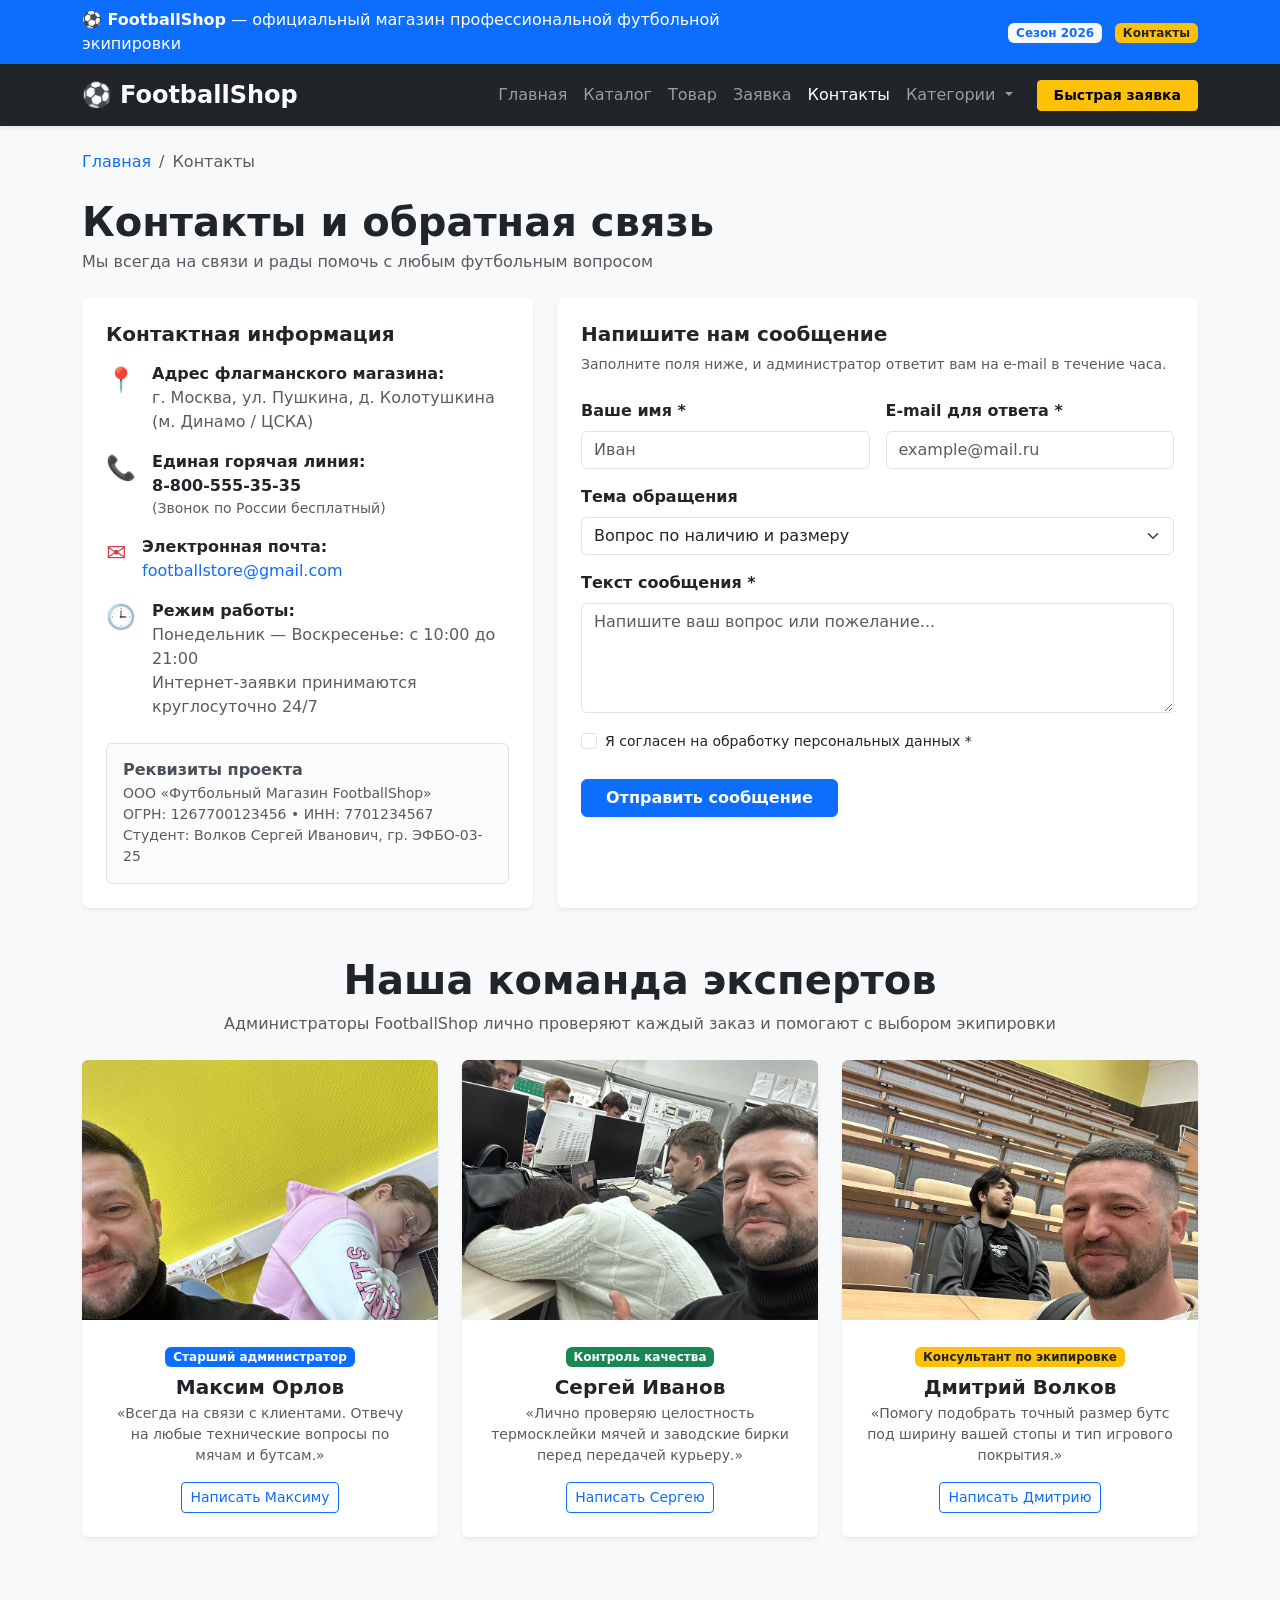
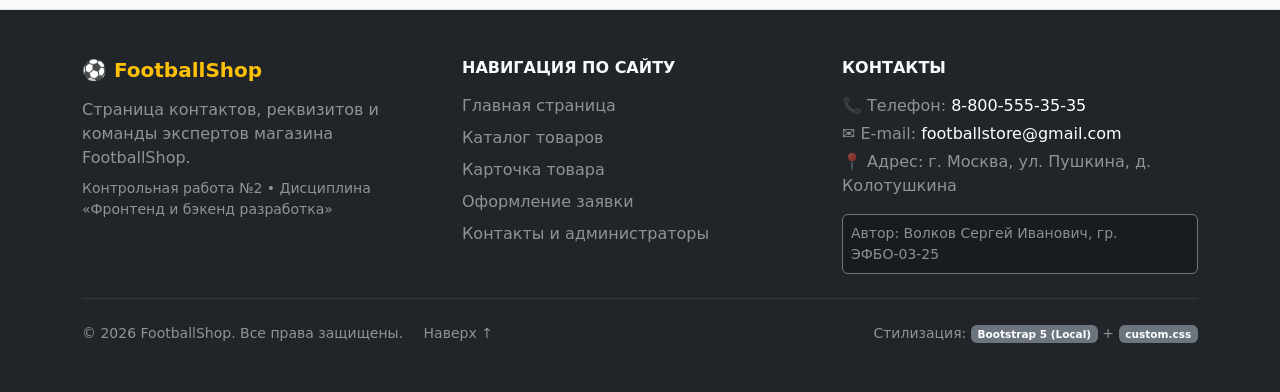
<file: contacts.html>
<!DOCTYPE html>
<html lang="ru">
<head>
  <meta charset="UTF-8">
  <meta name="viewport" content="width=device-width, initial-scale=1.0">
  <meta name="description" content="Контакты футбольного магазина FootballShop. Адрес в Москве, телефон, режим работы и команда администраторов.">
  <meta property="og:type" content="website">
  <meta property="og:title" content="Контакты — FootballShop">
  <meta property="og:description" content="Контактная информация и обратная связь с футбольным магазином FootballShop.">
  <meta property="og:image" content="images/admin.jpg">
  <title>Контакты — FootballShop</title>

  <!-- Локальное подключение Bootstrap 5 CSS -->
  <link rel="stylesheet" href="vendor/bootstrap/css/bootstrap.min.css">
  <!-- Пользовательский файл стилей после Bootstrap -->
  <link rel="stylesheet" href="css/custom.css">
</head>
<body class="bg-light" id="top">

  <!-- Верхняя информационная полоса (Header Top Bar) -->
  <header class="bg-primary text-white py-2">
    <div class="container">
      <div class="row align-items-center g-2">
        <div class="col-12 col-md-8">
          <span class="fw-semibold">⚽ FootballShop</span> — официальный магазин профессиональной футбольной экипировки
        </div>
        <div class="col-12 col-md-4 text-md-end">
          <span class="badge bg-light text-primary me-2">Сезон 2026</span>
          <span class="badge bg-warning text-dark">Контакты</span>
        </div>
      </div>
    </div>
  </header>

  <!-- Главная Bootstrap-навигация (Navbar) -->
  <nav class="navbar navbar-expand-lg navbar-dark bg-dark sticky-top shadow-sm">
    <div class="container">
      <a class="navbar-brand fw-bold fs-4 d-flex align-items-center" href="index.html">
        <span class="me-2 text-warning">⚽</span>FootballShop
      </a>

      <button
        class="navbar-toggler"
        type="button"
        data-bs-toggle="collapse"
        data-bs-target="#mainNavbar"
        aria-controls="mainNavbar"
        aria-expanded="false"
        aria-label="Переключить навигацию"
      >
        <span class="navbar-toggler-icon"></span>
      </button>

      <div class="collapse navbar-collapse" id="mainNavbar">
        <ul class="navbar-nav ms-auto align-items-lg-center">
          <li class="nav-item">
            <a class="nav-link" href="index.html">Главная</a>
          </li>
          <li class="nav-item">
            <a class="nav-link" href="catalog.html">Каталог</a>
          </li>
          <li class="nav-item">
            <a class="nav-link" href="product.html">Товар</a>
          </li>
          <li class="nav-item">
            <a class="nav-link" href="order.html">Заявка</a>
          </li>
          <li class="nav-item">
            <a class="nav-link active" aria-current="page" href="contacts.html">Контакты</a>
          </li>
          <li class="nav-item dropdown">
            <a
              class="nav-link dropdown-toggle"
              href="#"
              role="button"
              data-bs-toggle="dropdown"
              aria-expanded="false"
            >
              Категории
            </a>
            <ul class="dropdown-menu dropdown-menu-end shadow">
              <li><a class="dropdown-item" href="catalog.html#category-balls">Футбольные мячи</a></li>
              <li><a class="dropdown-item" href="catalog.html#category-boots">Футбольные бутсы</a></li>
              <li><a class="dropdown-item" href="catalog.html#category-gloves">Вратарская экипировка</a></li>
              <li><a class="dropdown-item" href="catalog.html#category-accessories">Гетры и аксессуары</a></li>
            </ul>
          </li>
          <li class="nav-item ms-lg-3 mt-2 mt-lg-0">
            <button
              class="btn btn-warning btn-sm fw-bold px-3"
              type="button"
              data-bs-toggle="modal"
              data-bs-target="#orderModal"
              data-product="Обратная связь"
            >
              Быстрая заявка
            </button>
          </li>
        </ul>
      </div>
    </div>
  </nav>

  <main class="container my-4">
    <!-- Хлебные крошки (Breadcrumb) -->
    <nav aria-label="breadcrumb" class="mb-4">
      <ol class="breadcrumb">
        <li class="breadcrumb-item"><a href="index.html" class="text-decoration-none">Главная</a></li>
        <li class="breadcrumb-item active" aria-current="page">Контакты</li>
      </ol>
    </nav>

    <div class="mb-4">
      <h1 class="display-6 fw-bold mb-1">Контакты и обратная связь</h1>
      <p class="text-muted">Мы всегда на связи и рады помочь с любым футбольным вопросом</p>
    </div>

    <!-- Информационные карточки контактов (row g-4) -->
    <div class="row g-4 mb-5">
      <!-- Контактные данные -->
      <div class="col-12 col-lg-5">
        <div class="card border-0 shadow-sm p-4 bg-white h-100 rounded-3">
          <h2 class="h5 fw-bold mb-3 text-dark">Контактная информация</h2>
          
          <div class="d-flex align-items-start mb-3">
            <span class="fs-4 me-3 text-primary">📍</span>
            <div>
              <strong>Адрес флагманского магазина:</strong>
              <p class="text-muted mb-0">г. Москва, ул. Пушкина, д. Колотушкина (м. Динамо / ЦСКА)</p>
            </div>
          </div>

          <div class="d-flex align-items-start mb-3">
            <span class="fs-4 me-3 text-success">📞</span>
            <div>
              <strong>Единая горячая линия:</strong>
              <p class="mb-0">
                <a class="text-dark fw-bold text-decoration-none" href="tel:88005553535">8-800-555-35-35</a>
                <span class="text-muted small d-block">(Звонок по России бесплатный)</span>
              </p>
            </div>
          </div>

          <div class="d-flex align-items-start mb-3">
            <span class="fs-4 me-3 text-danger">✉️</span>
            <div>
              <strong>Электронная почта:</strong>
              <p class="mb-0">
                <a class="text-primary text-decoration-none" href="mailto:footballstore@gmail.com">footballstore@gmail.com</a>
              </p>
            </div>
          </div>

          <div class="d-flex align-items-start mb-4">
            <span class="fs-4 me-3 text-warning">🕒</span>
            <div>
              <strong>Режим работы:</strong>
              <p class="text-muted mb-0">
                Понедельник — Воскресенье: с 10:00 до 21:00<br>
                Интернет-заявки принимаются круглосуточно 24/7
              </p>
            </div>
          </div>

          <div class="alert alert-light border mt-auto mb-0" role="alert">
            <h3 class="h6 fw-bold mb-1">Реквизиты проекта</h3>
            <p class="small text-muted mb-0">
              ООО «Футбольный Магазин FootballShop»<br>
              ОГРН: 1267700123456 • ИНН: 7701234567<br>
              Студент: Волков Сергей Иванович, гр. ЭФБО-03-25
            </p>
          </div>
        </div>
      </div>

      <!-- Форма обратной связи -->
      <div class="col-12 col-lg-7">
        <div class="card border-0 shadow-sm p-4 bg-white h-100 rounded-3">
          <h2 class="h5 fw-bold mb-2 text-dark">Напишите нам сообщение</h2>
          <p class="text-muted small mb-4">Заполните поля ниже, и администратор ответит вам на e-mail в течение часа.</p>

          <form id="contact-form" action="#" method="post">
            <div class="row g-3">
              <div class="col-12 col-md-6">
                <label for="contact-name" class="form-label fw-semibold">Ваше имя *</label>
                <input id="contact-name" name="name" type="text" class="form-control" placeholder="Иван" required>
                <div class="invalid-feedback">Пожалуйста, введите имя.</div>
              </div>

              <div class="col-12 col-md-6">
                <label for="contact-email" class="form-label fw-semibold">E-mail для ответа *</label>
                <input id="contact-email" name="email" type="email" class="form-control" placeholder="example@mail.ru" required>
                <div class="invalid-feedback">Укажите корректный e-mail.</div>
              </div>

              <div class="col-12">
                <label for="contact-topic" class="form-label fw-semibold">Тема обращения</label>
                <select id="contact-topic" name="topic" class="form-select">
                  <option value="question" selected>Вопрос по наличию и размеру</option>
                  <option value="delivery">Вопрос по доставке заказа</option>
                  <option value="wholesale">Оптовый заказ для команды</option>
                  <option value="partnership">Предложение о сотрудничестве</option>
                </select>
              </div>

              <div class="col-12">
                <label for="contact-message" class="form-label fw-semibold">Текст сообщения *</label>
                <textarea id="contact-message" name="message" rows="4" class="form-control" placeholder="Напишите ваш вопрос или пожелание..." required></textarea>
                <div class="invalid-feedback">Пожалуйста, введите текст сообщения.</div>
              </div>

              <div class="col-12">
                <div class="form-check">
                  <input id="contact-agree" name="agreement" type="checkbox" class="form-check-input" required>
                  <label for="contact-agree" class="form-check-label small">
                    Я согласен на обработку персональных данных *
                  </label>
                  <div class="invalid-feedback">Необходимо согласие на обработку данных.</div>
                </div>
              </div>

              <div class="col-12 pt-2">
                <button class="btn btn-primary px-4 fw-semibold" type="submit">
                  Отправить сообщение
                </button>
              </div>
            </div>
          </form>
        </div>
      </div>
    </div>

    <!-- Секция: Наша команда администраторов -->
    <section class="mb-5" id="team">
      <div class="text-center mb-4">
        <h2 class="display-6 fw-bold">Наша команда экспертов</h2>
        <p class="text-muted">Администраторы FootballShop лично проверяют каждый заказ и помогают с выбором экипировки</p>
      </div>

      <div class="row g-4">
        <!-- Администратор 1 -->
        <div class="col-12 col-md-4">
          <div class="card h-100 border-0 shadow-sm product-card overflow-hidden bg-white text-center">
            <img src="images/admin.jpg" class="admin-card-img card-img-top" alt="Старший администратор на связи">
            <div class="card-body p-4">
              <span class="badge bg-primary mb-2">Старший администратор</span>
              <h3 class="h5 fw-bold mb-1">Максим Орлов</h3>
              <p class="text-muted small mb-3">«Всегда на связи с клиентами. Отвечу на любые технические вопросы по мячам и бутсам.»</p>
              <button class="btn btn-outline-primary btn-sm" data-bs-toggle="modal" data-bs-target="#orderModal" data-product="Консультация с Максимом">Написать Максиму</button>
            </div>
          </div>
        </div>

        <!-- Администратор 2 -->
        <div class="col-12 col-md-4">
          <div class="card h-100 border-0 shadow-sm product-card overflow-hidden bg-white text-center">
            <img src="images/admin1.jpg" class="admin-card-img card-img-top" alt="Контроль качества на складе">
            <div class="card-body p-4">
              <span class="badge bg-success mb-2">Контроль качества</span>
              <h3 class="h5 fw-bold mb-1">Сергей Иванов</h3>
              <p class="text-muted small mb-3">«Лично проверяю целостность термосклейки мячей и заводские бирки перед передачей курьеру.»</p>
              <button class="btn btn-outline-primary btn-sm" data-bs-toggle="modal" data-bs-target="#orderModal" data-product="Вопрос по качеству">Написать Сергею</button>
            </div>
          </div>
        </div>

        <!-- Администратор 3 -->
        <div class="col-12 col-md-4">
          <div class="card h-100 border-0 shadow-sm product-card overflow-hidden bg-white text-center">
            <img src="images/admin2.jpg" class="admin-card-img card-img-top" alt="Помощь с подбором размера">
            <div class="card-body p-4">
              <span class="badge bg-warning text-dark mb-2">Консультант по экипировке</span>
              <h3 class="h5 fw-bold mb-1">Дмитрий Волков</h3>
              <p class="text-muted small mb-3">«Помогу подобрать точный размер бутс под ширину вашей стопы и тип игрового покрытия.»</p>
              <button class="btn btn-outline-primary btn-sm" data-bs-toggle="modal" data-bs-target="#orderModal" data-product="Подбор размера с Дмитрием">Написать Дмитрию</button>
            </div>
          </div>
        </div>
      </div>
    </section>
  </main>

  <!-- Подвал страницы (Footer) -->
  <footer class="bg-dark text-white py-5 mt-auto border-top">
    <div class="container">
      <div class="row g-4">
        <div class="col-12 col-md-4">
          <h4 class="h5 fw-bold mb-3 text-warning">⚽ FootballShop</h4>
          <p class="text-white-50 mb-2">
            Страница контактов, реквизитов и команды экспертов магазина FootballShop.
          </p>
          <p class="text-white-50 small mb-0">
            Контрольная работа №2 • Дисциплина «Фронтенд и бэкенд разработка»
          </p>
        </div>

        <div class="col-12 col-sm-6 col-md-4">
          <h4 class="h6 fw-bold mb-3 text-uppercase text-light">Навигация по сайту</h4>
          <ul class="list-unstyled mb-0">
            <li class="mb-2"><a class="text-white-50 text-decoration-none" href="index.html">Главная страница</a></li>
            <li class="mb-2"><a class="text-white-50 text-decoration-none" href="catalog.html">Каталог товаров</a></li>
            <li class="mb-2"><a class="text-white-50 text-decoration-none" href="product.html">Карточка товара</a></li>
            <li class="mb-2"><a class="text-white-50 text-decoration-none" href="order.html">Оформление заявки</a></li>
            <li class="mb-2"><a class="text-white-50 text-decoration-none" href="contacts.html">Контакты и администраторы</a></li>
          </ul>
        </div>

        <div class="col-12 col-sm-6 col-md-4">
          <h4 class="h6 fw-bold mb-3 text-uppercase text-light">Контакты</h4>
          <p class="text-white-50 mb-1">📞 Телефон: <a class="text-white text-decoration-none" href="tel:88005553535">8-800-555-35-35</a></p>
          <p class="text-white-50 mb-1">✉️ E-mail: <a class="text-white text-decoration-none" href="mailto:footballstore@gmail.com">footballstore@gmail.com</a></p>
          <p class="text-white-50 mb-3">📍 Адрес: г. Москва, ул. Пушкина, д. Колотушкина</p>
          <div class="p-2 rounded bg-black bg-opacity-25 border border-secondary text-white-50 small">
            Автор: Волков Сергей Иванович, гр. ЭФБО-03-25
          </div>
        </div>
      </div>

      <hr class="my-4 border-secondary">

      <div class="row align-items-center">
        <div class="col-12 col-md-6 text-center text-md-start text-white-50 small">
          &copy; 2026 FootballShop. Все права защищены. <a href="#top" class="text-white-50 text-decoration-none ms-3">Наверх ↑</a>
        </div>
        <div class="col-12 col-md-6 text-center text-md-end text-white-50 small mt-2 mt-md-0">
          Стилизация: <span class="badge bg-secondary">Bootstrap 5 (Local)</span> + <span class="badge bg-secondary">custom.css</span>
        </div>
      </div>
    </div>
  </footer>

  <!-- Модальное окно быстрой заявки (Modal) -->
  <div
    class="modal fade"
    id="orderModal"
    tabindex="-1"
    aria-labelledby="orderModalLabel"
    aria-hidden="true"
  >
    <div class="modal-dialog modal-dialog-centered">
      <div class="modal-content border-0 shadow-lg">
        <div class="modal-header bg-primary text-white">
          <h2 class="modal-title h5 mb-0" id="orderModalLabel">
            Быстрая заявка / Вопрос
          </h2>
          <button
            type="button"
            class="btn-close btn-close-white"
            data-bs-dismiss="modal"
            aria-label="Закрыть"
          ></button>
        </div>

        <form id="modal-order-form" action="#" method="post">
          <div class="modal-body p-4">
            <input type="hidden" id="modal-hidden-product" name="hidden-product" value="">

            <div class="mb-3">
              <label for="modal-product" class="form-label fw-semibold">Тема обращения</label>
              <select id="modal-product" name="product" class="form-select">
                <option value="Обратная связь">Обратная связь с администрацией</option>
                <option value="Консультация с Максимом">Консультация со старшим администратором Максимом</option>
                <option value="Вопрос по качеству">Вопрос по качеству и сертификатам</option>
                <option value="Подбор размера с Дмитрием">Подбор размера обуви и экипировки</option>
                <option value="Мяч Лига Чемпионов">Мяч Лига Чемпионов — 12 000 руб.</option>
                <option value="Бутсы Predator Pro">Бутсы Predator Pro — 18 500 руб.</option>
              </select>
            </div>

            <div class="mb-3">
              <label for="modal-name" class="form-label fw-semibold">Ваше имя *</label>
              <input
                id="modal-name"
                name="name"
                type="text"
                class="form-control"
                placeholder="Иван Иванов"
                minlength="2"
                autocomplete="given-name"
                required
              >
              <div class="invalid-feedback">Пожалуйста, укажите имя.</div>
            </div>

            <div class="mb-3">
              <label for="modal-email" class="form-label fw-semibold">Электронная почта *</label>
              <input
                id="modal-email"
                name="email"
                type="email"
                class="form-control"
                placeholder="example@mail.ru"
                autocomplete="email"
                required
              >
              <div class="invalid-feedback">Укажите корректный e-mail.</div>
            </div>

            <div class="mb-3">
              <label for="modal-phone" class="form-label fw-semibold">Телефон *</label>
              <div class="input-group">
                <span class="input-group-text">+7</span>
                <input
                  id="modal-phone"
                  name="phone"
                  type="tel"
                  class="form-control"
                  placeholder="(900) 000-00-00"
                  pattern="\d{10}"
                  required
                >
              </div>
              <small class="form-text text-muted">10 цифр номера</small>
            </div>

            <div class="mb-3">
              <label for="modal-comment" class="form-label fw-semibold">Сообщение</label>
              <textarea
                id="modal-comment"
                name="comment"
                rows="2"
                class="form-control"
                placeholder="Ваш вопрос или пожелание..."
              ></textarea>
            </div>

            <div class="form-check mb-2">
              <input
                id="modal-agree"
                name="agreement"
                class="form-check-input"
                type="checkbox"
                required
              >
              <label class="form-check-label small" for="modal-agree">
                Я согласен на обработку персональных данных *
              </label>
              <div class="invalid-feedback">Необходимо согласие на обработку данных.</div>
            </div>
          </div>

          <div class="modal-footer bg-light">
            <button type="button" class="btn btn-secondary" data-bs-dismiss="modal">
              Закрыть
            </button>
            <button type="submit" class="btn btn-primary fw-semibold px-4">
              Отправить
            </button>
          </div>
        </form>
      </div>
    </div>
  </div>

  <!-- Локальный Bootstrap 5 JS Bundle -->
  <script src="vendor/bootstrap/js/bootstrap.bundle.min.js"></script>
</body>
</html>
</file>
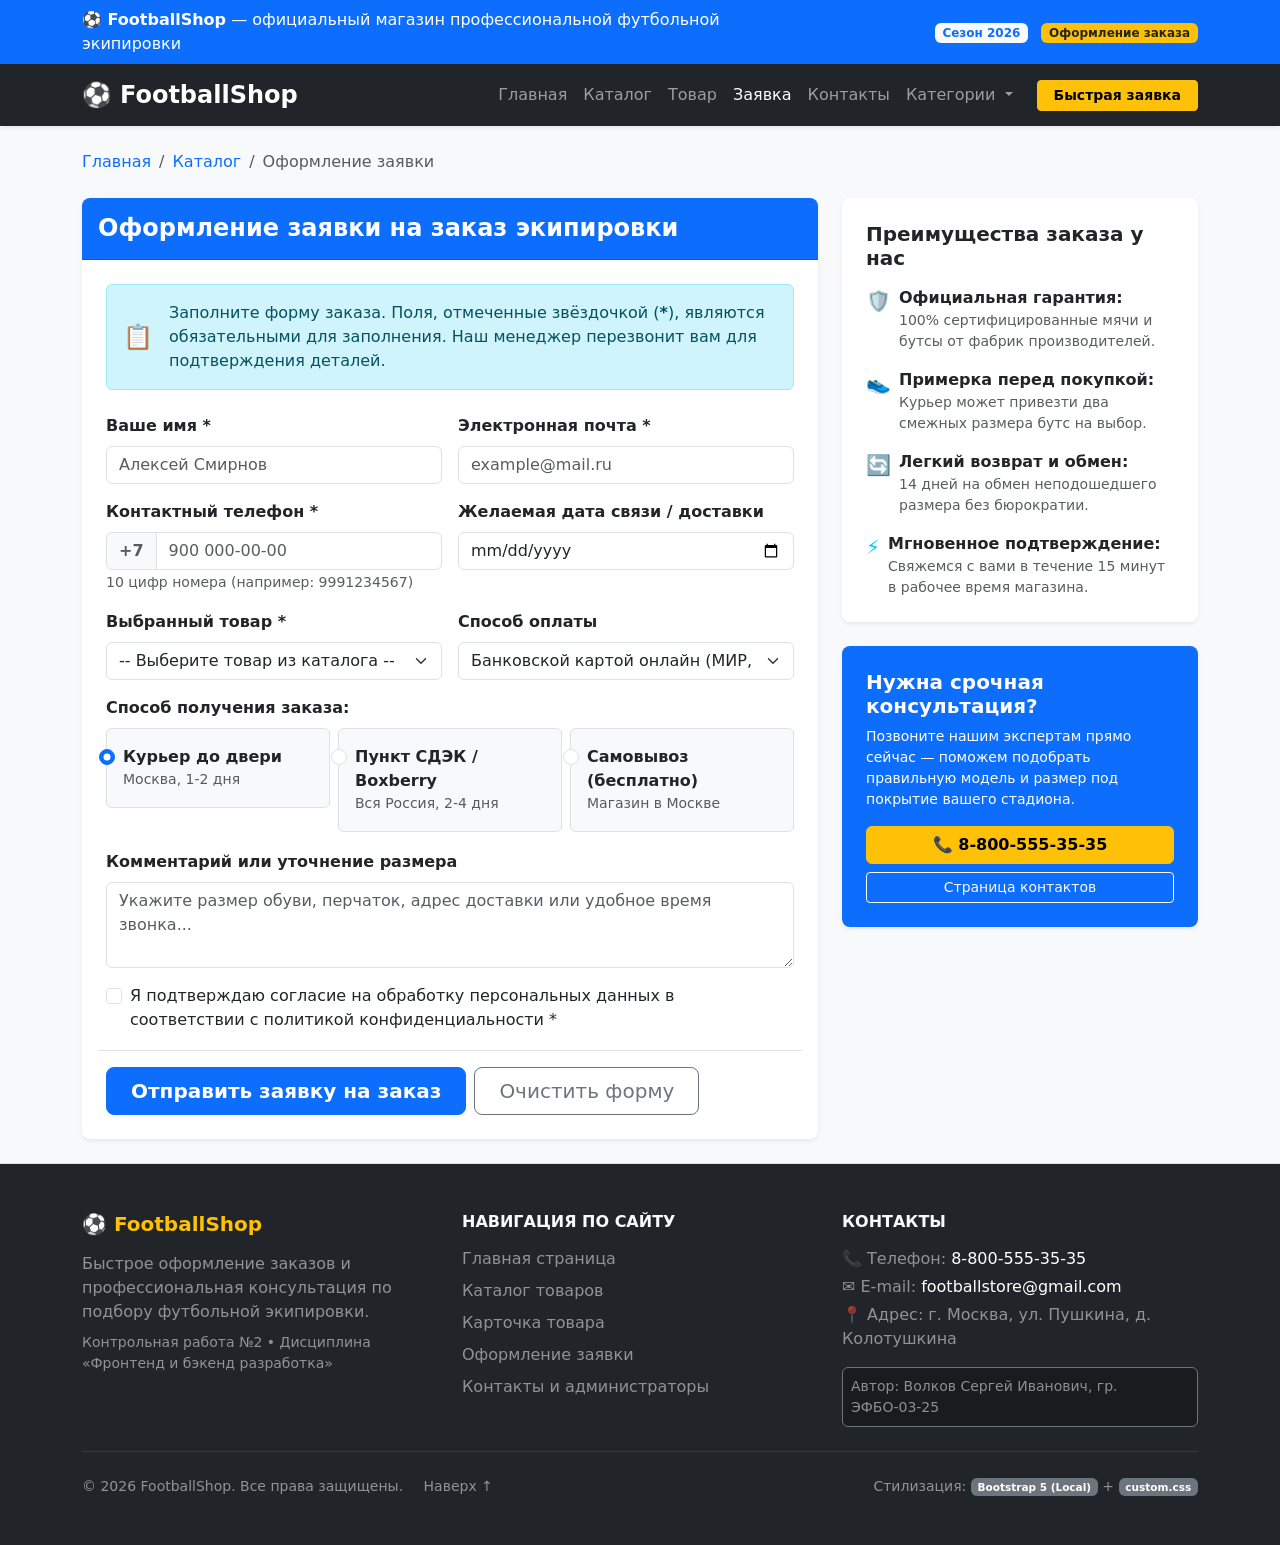
<file: order.html>
<!DOCTYPE html>
<html lang="ru">
<head>
  <meta charset="UTF-8">
  <meta name="viewport" content="width=device-width, initial-scale=1.0">
  <meta name="description" content="Оформление заявки и заказа футбольной экипировки в интернет-магазине FootballShop.">
  <meta property="og:type" content="website">
  <meta property="og:title" content="Оформление заявки — FootballShop">
  <meta property="og:description" content="Удобная форма заказа футбольных товаров с оперативной доставкой.">
  <meta property="og:image" content="images/ball.jpg">
  <title>Оформление заявки — FootballShop</title>

  <!-- Локальное подключение Bootstrap 5 CSS -->
  <link rel="stylesheet" href="vendor/bootstrap/css/bootstrap.min.css">
  <!-- Пользовательский файл стилей после Bootstrap -->
  <link rel="stylesheet" href="css/custom.css">
</head>
<body class="bg-light" id="top">

  <!-- Верхняя информационная полоса (Header Top Bar) -->
  <header class="bg-primary text-white py-2">
    <div class="container">
      <div class="row align-items-center g-2">
        <div class="col-12 col-md-8">
          <span class="fw-semibold">⚽ FootballShop</span> — официальный магазин профессиональной футбольной экипировки
        </div>
        <div class="col-12 col-md-4 text-md-end">
          <span class="badge bg-light text-primary me-2">Сезон 2026</span>
          <span class="badge bg-warning text-dark">Оформление заказа</span>
        </div>
      </div>
    </div>
  </header>

  <!-- Главная Bootstrap-навигация (Navbar) -->
  <nav class="navbar navbar-expand-lg navbar-dark bg-dark sticky-top shadow-sm">
    <div class="container">
      <a class="navbar-brand fw-bold fs-4 d-flex align-items-center" href="index.html">
        <span class="me-2 text-warning">⚽</span>FootballShop
      </a>

      <button
        class="navbar-toggler"
        type="button"
        data-bs-toggle="collapse"
        data-bs-target="#mainNavbar"
        aria-controls="mainNavbar"
        aria-expanded="false"
        aria-label="Переключить навигацию"
      >
        <span class="navbar-toggler-icon"></span>
      </button>

      <div class="collapse navbar-collapse" id="mainNavbar">
        <ul class="navbar-nav ms-auto align-items-lg-center">
          <li class="nav-item">
            <a class="nav-link" href="index.html">Главная</a>
          </li>
          <li class="nav-item">
            <a class="nav-link" href="catalog.html">Каталог</a>
          </li>
          <li class="nav-item">
            <a class="nav-link" href="product.html">Товар</a>
          </li>
          <li class="nav-item">
            <a class="nav-link active" aria-current="page" href="order.html">Заявка</a>
          </li>
          <li class="nav-item">
            <a class="nav-link" href="contacts.html">Контакты</a>
          </li>
          <li class="nav-item dropdown">
            <a
              class="nav-link dropdown-toggle"
              href="#"
              role="button"
              data-bs-toggle="dropdown"
              aria-expanded="false"
            >
              Категории
            </a>
            <ul class="dropdown-menu dropdown-menu-end shadow">
              <li><a class="dropdown-item" href="catalog.html#category-balls">Футбольные мячи</a></li>
              <li><a class="dropdown-item" href="catalog.html#category-boots">Футбольные бутсы</a></li>
              <li><a class="dropdown-item" href="catalog.html#category-gloves">Вратарская экипировка</a></li>
              <li><a class="dropdown-item" href="catalog.html#category-accessories">Гетры и аксессуары</a></li>
            </ul>
          </li>
          <li class="nav-item ms-lg-3 mt-2 mt-lg-0">
            <button
              class="btn btn-warning btn-sm fw-bold px-3"
              type="button"
              data-bs-toggle="modal"
              data-bs-target="#orderModal"
              data-product="Консультация по заказу"
            >
              Быстрая заявка
            </button>
          </li>
        </ul>
      </div>
    </div>
  </nav>

  <main class="container my-4">
    <!-- Хлебные крошки (Breadcrumb) -->
    <nav aria-label="breadcrumb" class="mb-4">
      <ol class="breadcrumb">
        <li class="breadcrumb-item"><a href="index.html" class="text-decoration-none">Главная</a></li>
        <li class="breadcrumb-item"><a href="catalog.html" class="text-decoration-none">Каталог</a></li>
        <li class="breadcrumb-item active" aria-current="page">Оформление заявки</li>
      </ol>
    </nav>

    <!-- Основная сетка страницы заказа (row g-4) -->
    <div class="row g-4 justify-content-center">
      <!-- Основная форма заявки (col-12 col-lg-8) -->
      <div class="col-12 col-lg-8">
        <div class="card border-0 shadow-sm bg-white rounded-3 overflow-hidden">
          <div class="card-header bg-primary text-white py-3">
            <h1 class="h4 mb-0 fw-bold">Оформление заявки на заказ экипировки</h1>
          </div>

          <div class="card-body p-4">
            <!-- Сообщение-подсказка (Alert) -->
            <div class="alert alert-info d-flex align-items-center mb-4" role="alert">
              <span class="fs-4 me-3">📋</span>
              <div>
                Заполните форму заказа. Поля, отмеченные звёздочкой (<strong>*</strong>), являются обязательными для заполнения. Наш менеджер перезвонит вам для подтверждения деталей.
              </div>
            </div>

            <!-- Сообщение об успешной отправке (скрыто до отправки) -->
            <div id="order-success-alert" class="alert alert-success d-none p-3 mb-4 rounded-3" role="alert">
              <h2 class="h5 alert-heading fw-bold mb-1">🎉 Заявка успешно принята!</h2>
              <p class="mb-0">
                Благодарим за заказ в FootballShop! Номер заявки сформирован. Менеджер свяжется с вами по указанному номеру телефона в течение 15 минут.
              </p>
            </div>

            <!-- Форма заказа с классами Bootstrap -->
            <form id="main-order-form" action="#" method="post">
              <div class="row g-3">
                <!-- Поле: Имя -->
                <div class="col-12 col-md-6">
                  <label for="order-name" class="form-label fw-semibold">Ваше имя *</label>
                  <input
                    id="order-name"
                    name="name"
                    type="text"
                    class="form-control"
                    placeholder="Алексей Смирнов"
                    minlength="2"
                    autocomplete="given-name"
                    required
                  >
                  <div class="invalid-feedback">Пожалуйста, укажите имя (не менее 2 символов).</div>
                </div>

                <!-- Поле: E-mail -->
                <div class="col-12 col-md-6">
                  <label for="order-email" class="form-label fw-semibold">Электронная почта *</label>
                  <input
                    id="order-email"
                    name="email"
                    type="email"
                    class="form-control"
                    placeholder="example@mail.ru"
                    autocomplete="email"
                    required
                  >
                  <div class="invalid-feedback">Укажите корректный адрес электронной почты.</div>
                </div>

                <!-- Поле: Телефон с префиксом (input-group) -->
                <div class="col-12 col-md-6">
                  <label for="order-phone" class="form-label fw-semibold">Контактный телефон *</label>
                  <div class="input-group">
                    <span class="input-group-text bg-light fw-bold text-muted">+7</span>
                    <input
                      id="order-phone"
                      name="phone"
                      type="tel"
                      class="form-control"
                      placeholder="900 000-00-00"
                      pattern="\d{10}"
                      required
                    >
                  </div>
                  <small class="form-text text-muted">10 цифр номера (например: 9991234567)</small>
                  <div class="invalid-feedback">Введите корректный 10-значный номер телефона.</div>
                </div>

                <!-- Поле: Дата удобного звонка или доставки -->
                <div class="col-12 col-md-6">
                  <label for="order-date" class="form-label fw-semibold">Желаемая дата связи / доставки</label>
                  <input
                    id="order-date"
                    name="date"
                    type="date"
                    class="form-control"
                  >
                </div>

                <!-- Поле: Выпадающий список товаров (form-select) -->
                <div class="col-12 col-md-6">
                  <label for="order-product" class="form-label fw-semibold">Выбранный товар *</label>
                  <select id="order-product" name="product" class="form-select" required>
                    <option value="" disabled selected>-- Выберите товар из каталога --</option>
                    <option value="ball">Мяч Лига Чемпионов — 12 000 руб.</option>
                    <option value="boots">Бутсы Predator Pro — 18 500 руб.</option>
                    <option value="gloves">Вратарские перчатки Grip — 6 000 руб.</option>
                    <option value="phantom">Бутсы phantom elite GX2 — 20 000 руб.</option>
                    <option value="puma">Бутсы Puma Future — 20 000 руб.</option>
                    <option value="socks">Белые носки Nike — 2 000 руб.</option>
                    <option value="consultation">Индивидуальная консультация по подбору</option>
                  </select>
                  <div class="invalid-feedback">Пожалуйста, выберите товар или тему обращения.</div>
                </div>

                <!-- Поле: Способ оплаты (form-select) -->
                <div class="col-12 col-md-6">
                  <label for="order-payment" class="form-label fw-semibold">Способ оплаты</label>
                  <select id="order-payment" name="payment" class="form-select">
                    <option value="card-online" selected>Банковской картой онлайн (МИР, Visa, Mastercard)</option>
                    <option value="cash-delivery">Оплата курьеру при получении (наличные / терминал)</option>
                    <option value="bank-transfer">Безналичный расчет для юрлиц (с НДС)</option>
                  </select>
                </div>

                <!-- Способ доставки (form-check radio) -->
                <div class="col-12">
                  <label class="form-label fw-semibold d-block">Способ получения заказа:</label>
                  <div class="row g-2">
                    <div class="col-12 col-md-4">
                      <div class="form-check p-3 border rounded bg-light">
                        <input class="form-check-input" type="radio" name="delivery" id="deliv-courier" value="courier" checked>
                        <label class="form-check-label fw-semibold" for="deliv-courier">
                          Курьер до двери
                          <span class="d-block text-muted small fw-normal">Москва, 1-2 дня</span>
                        </label>
                      </div>
                    </div>
                    <div class="col-12 col-md-4">
                      <div class="form-check p-3 border rounded bg-light">
                        <input class="form-check-input" type="radio" name="delivery" id="deliv-cdek" value="cdek">
                        <label class="form-check-label fw-semibold" for="deliv-cdek">
                          Пункт СДЭК / Boxberry
                          <span class="d-block text-muted small fw-normal">Вся Россия, 2-4 дня</span>
                        </label>
                      </div>
                    </div>
                    <div class="col-12 col-md-4">
                      <div class="form-check p-3 border rounded bg-light">
                        <input class="form-check-input" type="radio" name="delivery" id="deliv-pickup" value="pickup">
                        <label class="form-check-label fw-semibold" for="deliv-pickup">
                          Самовывоз (бесплатно)
                          <span class="d-block text-muted small fw-normal">Магазин в Москве</span>
                        </label>
                      </div>
                    </div>
                  </div>
                </div>

                <!-- Поле: Комментарий к заказу -->
                <div class="col-12">
                  <label for="order-comment" class="form-label fw-semibold">Комментарий или уточнение размера</label>
                  <textarea
                    id="order-comment"
                    name="comment"
                    class="form-control"
                    rows="3"
                    placeholder="Укажите размер обуви, перчаток, адрес доставки или удобное время звонка..."
                  ></textarea>
                </div>

                <!-- Чекбокс согласия (form-check) -->
                <div class="col-12">
                  <div class="form-check">
                    <input
                      id="order-agreement"
                      name="agreement"
                      class="form-check-input"
                      type="checkbox"
                      required
                    >
                    <label class="form-check-label" for="order-agreement">
                      Я подтверждаю согласие на обработку персональных данных в соответствии с политикой конфиденциальности *
                    </label>
                    <div class="invalid-feedback">
                      Для отправки заявки необходимо дать согласие на обработку данных.
                    </div>
                  </div>
                </div>

                <!-- Кнопки действий формы -->
                <div class="col-12 pt-3 border-top d-flex flex-wrap gap-2">
                  <button class="btn btn-primary btn-lg px-4 fw-semibold" type="submit">
                    Отправить заявку на заказ
                  </button>
                  <button class="btn btn-outline-secondary btn-lg px-4" type="reset">
                    Очистить форму
                  </button>
                </div>
              </div>
            </form>
          </div>
        </div>
      </div>

      <!-- Боковая колонка с информацией и гарантиями (col-12 col-lg-4) -->
      <aside class="col-12 col-lg-4">
        <!-- Карточка преимуществ заказа -->
        <div class="card border-0 shadow-sm p-4 bg-white mb-4 rounded-3">
          <h2 class="h5 fw-bold mb-3 text-dark">Преимущества заказа у нас</h2>
          <ul class="list-unstyled mb-0">
            <li class="d-flex align-items-start mb-3">
              <span class="fs-5 me-2 text-primary">🛡️</span>
              <div>
                <strong>Официальная гарантия:</strong>
                <p class="text-muted small mb-0">100% сертифицированные мячи и бутсы от фабрик производителей.</p>
              </div>
            </li>
            <li class="d-flex align-items-start mb-3">
              <span class="fs-5 me-2 text-success">👟</span>
              <div>
                <strong>Примерка перед покупкой:</strong>
                <p class="text-muted small mb-0">Курьер может привезти два смежных размера бутс на выбор.</p>
              </div>
            </li>
            <li class="d-flex align-items-start mb-3">
              <span class="fs-5 me-2 text-warning">🔄</span>
              <div>
                <strong>Легкий возврат и обмен:</strong>
                <p class="text-muted small mb-0">14 дней на обмен неподошедшего размера без бюрократии.</p>
              </div>
            </li>
            <li class="d-flex align-items-start">
              <span class="fs-5 me-2 text-info">⚡</span>
              <div>
                <strong>Мгновенное подтверждение:</strong>
                <p class="text-muted small mb-0">Свяжемся с вами в течение 15 минут в рабочее время магазина.</p>
              </div>
            </li>
          </ul>
        </div>

        <!-- Контактная карточка магазина -->
        <div class="card border-0 shadow-sm p-4 bg-primary text-white rounded-3">
          <h2 class="h5 fw-bold mb-2">Нужна срочная консультация?</h2>
          <p class="small opacity-90 mb-3">
            Позвоните нашим экспертам прямо сейчас — поможем подобрать правильную модель и размер под покрытие вашего стадиона.
          </p>
          <div class="d-grid gap-2">
            <a class="btn btn-warning fw-bold" href="tel:88005553535">
              📞 8-800-555-35-35
            </a>
            <a class="btn btn-outline-light btn-sm" href="contacts.html">
              Страница контактов
            </a>
          </div>
        </div>
      </aside>
    </div>
  </main>

  <!-- Подвал страницы (Footer) -->
  <footer class="bg-dark text-white py-5 mt-auto border-top">
    <div class="container">
      <div class="row g-4">
        <div class="col-12 col-md-4">
          <h4 class="h5 fw-bold mb-3 text-warning">⚽ FootballShop</h4>
          <p class="text-white-50 mb-2">
            Быстрое оформление заказов и профессиональная консультация по подбору футбольной экипировки.
          </p>
          <p class="text-white-50 small mb-0">
            Контрольная работа №2 • Дисциплина «Фронтенд и бэкенд разработка»
          </p>
        </div>

        <div class="col-12 col-sm-6 col-md-4">
          <h4 class="h6 fw-bold mb-3 text-uppercase text-light">Навигация по сайту</h4>
          <ul class="list-unstyled mb-0">
            <li class="mb-2"><a class="text-white-50 text-decoration-none" href="index.html">Главная страница</a></li>
            <li class="mb-2"><a class="text-white-50 text-decoration-none" href="catalog.html">Каталог товаров</a></li>
            <li class="mb-2"><a class="text-white-50 text-decoration-none" href="product.html">Карточка товара</a></li>
            <li class="mb-2"><a class="text-white-50 text-decoration-none" href="order.html">Оформление заявки</a></li>
            <li class="mb-2"><a class="text-white-50 text-decoration-none" href="contacts.html">Контакты и администраторы</a></li>
          </ul>
        </div>

        <div class="col-12 col-sm-6 col-md-4">
          <h4 class="h6 fw-bold mb-3 text-uppercase text-light">Контакты</h4>
          <p class="text-white-50 mb-1">📞 Телефон: <a class="text-white text-decoration-none" href="tel:88005553535">8-800-555-35-35</a></p>
          <p class="text-white-50 mb-1">✉️ E-mail: <a class="text-white text-decoration-none" href="mailto:footballstore@gmail.com">footballstore@gmail.com</a></p>
          <p class="text-white-50 mb-3">📍 Адрес: г. Москва, ул. Пушкина, д. Колотушкина</p>
          <div class="p-2 rounded bg-black bg-opacity-25 border border-secondary text-white-50 small">
            Автор: Волков Сергей Иванович, гр. ЭФБО-03-25
          </div>
        </div>
      </div>

      <hr class="my-4 border-secondary">

      <div class="row align-items-center">
        <div class="col-12 col-md-6 text-center text-md-start text-white-50 small">
          &copy; 2026 FootballShop. Все права защищены. <a href="#top" class="text-white-50 text-decoration-none ms-3">Наверх ↑</a>
        </div>
        <div class="col-12 col-md-6 text-center text-md-end text-white-50 small mt-2 mt-md-0">
          Стилизация: <span class="badge bg-secondary">Bootstrap 5 (Local)</span> + <span class="badge bg-secondary">custom.css</span>
        </div>
      </div>
    </div>
  </footer>

  <!-- Модальное окно быстрой заявки (Modal) -->
  <div
    class="modal fade"
    id="orderModal"
    tabindex="-1"
    aria-labelledby="orderModalLabel"
    aria-hidden="true"
  >
    <div class="modal-dialog modal-dialog-centered">
      <div class="modal-content border-0 shadow-lg">
        <div class="modal-header bg-primary text-white">
          <h2 class="modal-title h5 mb-0" id="orderModalLabel">
            Быстрая заявка
          </h2>
          <button
            type="button"
            class="btn-close btn-close-white"
            data-bs-dismiss="modal"
            aria-label="Закрыть"
          ></button>
        </div>

        <form id="modal-order-form" action="#" method="post">
          <div class="modal-body p-4">
            <input type="hidden" id="modal-hidden-product" name="hidden-product" value="">

            <div class="mb-3">
              <label for="modal-product" class="form-label fw-semibold">Выбранный товар</label>
              <select id="modal-product" name="product" class="form-select">
                <option value="Консультация по заказу">Консультация по заказу</option>
                <option value="Мяч Лига Чемпионов">Мяч Лига Чемпионов — 12 000 руб.</option>
                <option value="Бутсы Predator Pro">Бутсы Predator Pro — 18 500 руб.</option>
                <option value="Вратарские перчатки Grip">Вратарские перчатки Grip — 6 000 руб.</option>
                <option value="Бутсы phantom elite GX2">Бутсы phantom elite GX2 — 20 000 руб.</option>
                <option value="Бутсы Puma Future">Бутсы Puma Future — 20 000 руб.</option>
                <option value="Белые носки Nike">Белые носки Nike — 2 000 руб.</option>
              </select>
            </div>

            <div class="mb-3">
              <label for="modal-name" class="form-label fw-semibold">Ваше имя *</label>
              <input
                id="modal-name"
                name="name"
                type="text"
                class="form-control"
                placeholder="Иван Иванов"
                minlength="2"
                autocomplete="given-name"
                required
              >
              <div class="invalid-feedback">Пожалуйста, укажите имя.</div>
            </div>

            <div class="mb-3">
              <label for="modal-email" class="form-label fw-semibold">Электронная почта *</label>
              <input
                id="modal-email"
                name="email"
                type="email"
                class="form-control"
                placeholder="example@mail.ru"
                autocomplete="email"
                required
              >
              <div class="invalid-feedback">Укажите корректный e-mail.</div>
            </div>

            <div class="mb-3">
              <label for="modal-phone" class="form-label fw-semibold">Телефон *</label>
              <div class="input-group">
                <span class="input-group-text">+7</span>
                <input
                  id="modal-phone"
                  name="phone"
                  type="tel"
                  class="form-control"
                  placeholder="(900) 000-00-00"
                  pattern="\d{10}"
                  required
                >
              </div>
              <small class="form-text text-muted">10 цифр номера</small>
            </div>

            <div class="mb-3">
              <label for="modal-comment" class="form-label fw-semibold">Комментарий</label>
              <textarea
                id="modal-comment"
                name="comment"
                rows="2"
                class="form-control"
                placeholder="Укажите размер или пожелания..."
              ></textarea>
            </div>

            <div class="form-check mb-2">
              <input
                id="modal-agree"
                name="agreement"
                class="form-check-input"
                type="checkbox"
                required
              >
              <label class="form-check-label small" for="modal-agree">
                Я согласен на обработку персональных данных *
              </label>
              <div class="invalid-feedback">Необходимо согласие на обработку данных.</div>
            </div>
          </div>

          <div class="modal-footer bg-light">
            <button type="button" class="btn btn-secondary" data-bs-dismiss="modal">
              Закрыть
            </button>
            <button type="submit" class="btn btn-primary fw-semibold px-4">
              Отправить заявку
            </button>
          </div>
        </form>
      </div>
    </div>
  </div>

  <!-- Локальный Bootstrap 5 JS Bundle -->
  <script src="vendor/bootstrap/js/bootstrap.bundle.min.js"></script>
</body>
</html>
</file>
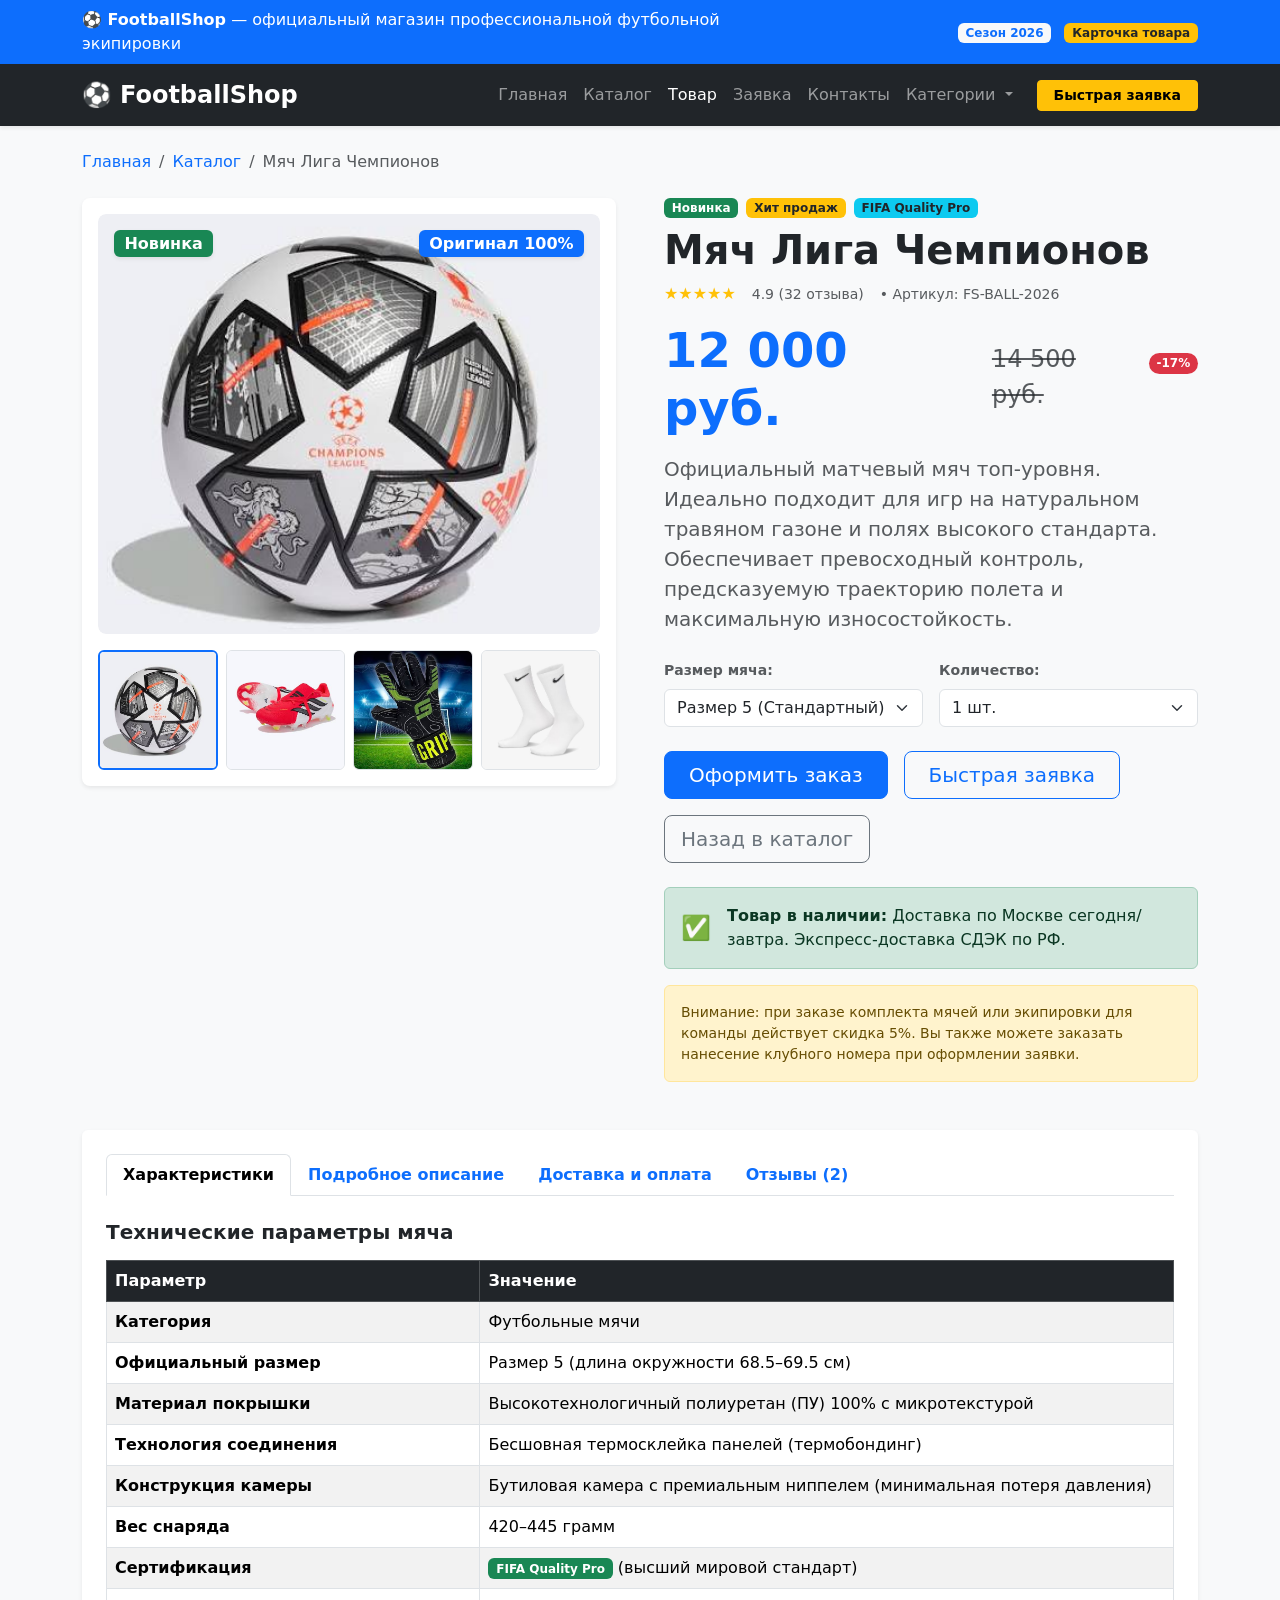
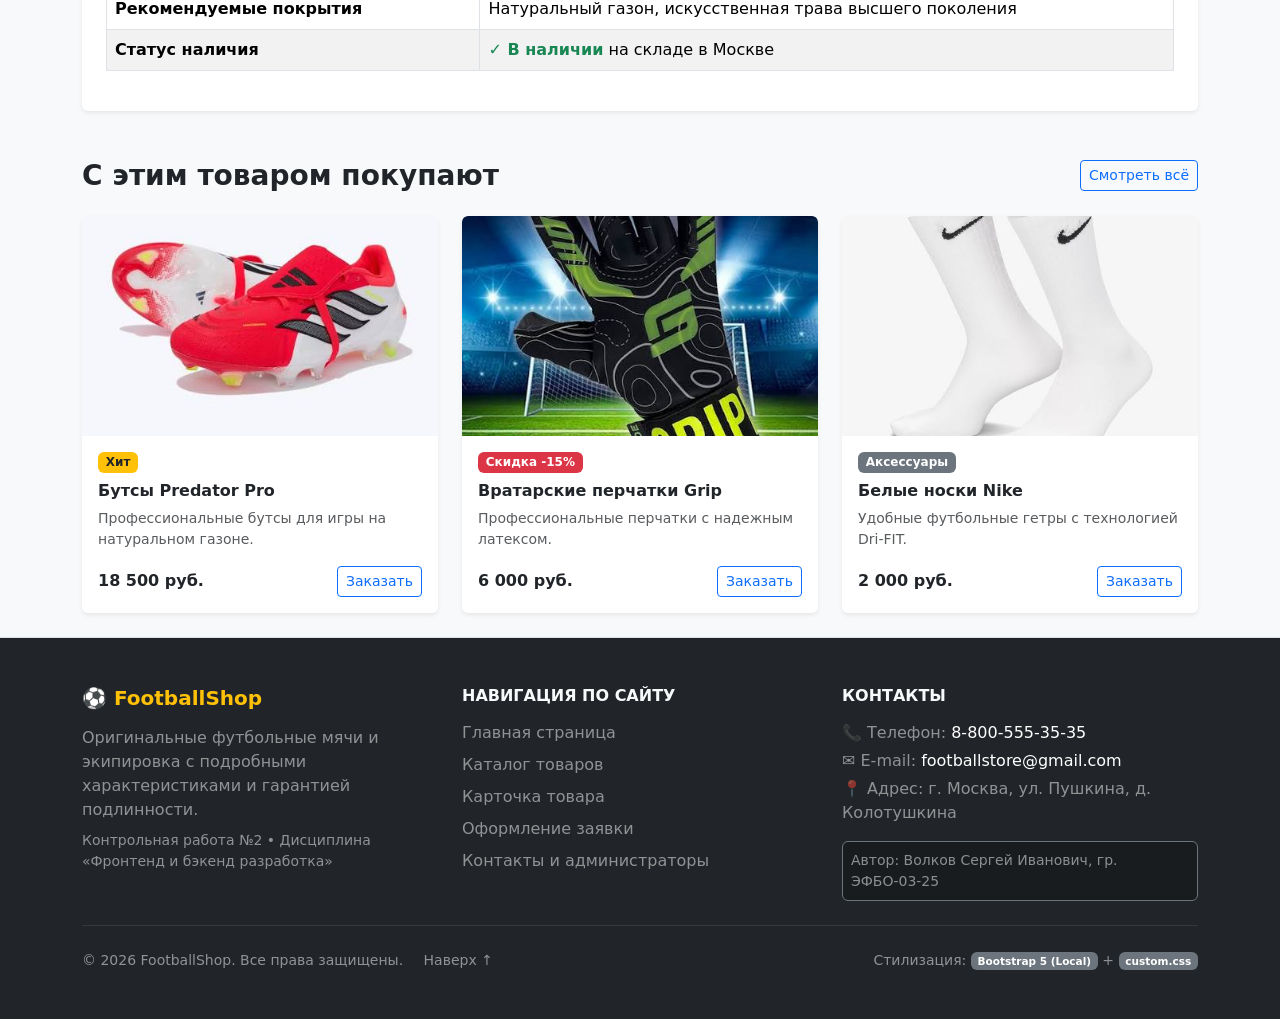
<file: product.html>
<!DOCTYPE html>
<html lang="ru">
<head>
  <meta charset="UTF-8">
  <meta name="viewport" content="width=device-width, initial-scale=1.0">
  <meta name="description" content="Карточка товара: Мяч Лига Чемпионов в интернет-магазине FootballShop. Характеристики, описание, цена.">
  <meta property="og:type" content="website">
  <meta property="og:title" content="Мяч Лига Чемпионов — FootballShop">
  <meta property="og:description" content="Официальный игровой мяч для профессионалов. FIFA Quality Pro.">
  <meta property="og:image" content="images/ball.jpg">
  <title>Мяч Лига Чемпионов — FootballShop</title>

  <!-- Локальное подключение Bootstrap 5 CSS -->
  <link rel="stylesheet" href="vendor/bootstrap/css/bootstrap.min.css">
  <!-- Пользовательский файл стилей после Bootstrap -->
  <link rel="stylesheet" href="css/custom.css">
</head>
<body class="bg-light" id="top">

  <!-- Верхняя информационная полоса (Header Top Bar) -->
  <header class="bg-primary text-white py-2">
    <div class="container">
      <div class="row align-items-center g-2">
        <div class="col-12 col-md-8">
          <span class="fw-semibold">⚽ FootballShop</span> — официальный магазин профессиональной футбольной экипировки
        </div>
        <div class="col-12 col-md-4 text-md-end">
          <span class="badge bg-light text-primary me-2">Сезон 2026</span>
          <span class="badge bg-warning text-dark">Карточка товара</span>
        </div>
      </div>
    </div>
  </header>

  <!-- Главная Bootstrap-навигация (Navbar) -->
  <nav class="navbar navbar-expand-lg navbar-dark bg-dark sticky-top shadow-sm">
    <div class="container">
      <a class="navbar-brand fw-bold fs-4 d-flex align-items-center" href="index.html">
        <span class="me-2 text-warning">⚽</span>FootballShop
      </a>

      <button
        class="navbar-toggler"
        type="button"
        data-bs-toggle="collapse"
        data-bs-target="#mainNavbar"
        aria-controls="mainNavbar"
        aria-expanded="false"
        aria-label="Переключить навигацию"
      >
        <span class="navbar-toggler-icon"></span>
      </button>

      <div class="collapse navbar-collapse" id="mainNavbar">
        <ul class="navbar-nav ms-auto align-items-lg-center">
          <li class="nav-item">
            <a class="nav-link" href="index.html">Главная</a>
          </li>
          <li class="nav-item">
            <a class="nav-link" href="catalog.html">Каталог</a>
          </li>
          <li class="nav-item">
            <a class="nav-link active" aria-current="page" href="product.html">Товар</a>
          </li>
          <li class="nav-item">
            <a class="nav-link" href="order.html">Заявка</a>
          </li>
          <li class="nav-item">
            <a class="nav-link" href="contacts.html">Контакты</a>
          </li>
          <li class="nav-item dropdown">
            <a
              class="nav-link dropdown-toggle"
              href="#"
              role="button"
              data-bs-toggle="dropdown"
              aria-expanded="false"
            >
              Категории
            </a>
            <ul class="dropdown-menu dropdown-menu-end shadow">
              <li><a class="dropdown-item" href="catalog.html#category-balls">Футбольные мячи</a></li>
              <li><a class="dropdown-item" href="catalog.html#category-boots">Футбольные бутсы</a></li>
              <li><a class="dropdown-item" href="catalog.html#category-gloves">Вратарская экипировка</a></li>
              <li><a class="dropdown-item" href="catalog.html#category-accessories">Гетры и аксессуары</a></li>
            </ul>
          </li>
          <li class="nav-item ms-lg-3 mt-2 mt-lg-0">
            <button
              class="btn btn-warning btn-sm fw-bold px-3"
              type="button"
              data-bs-toggle="modal"
              data-bs-target="#orderModal"
              data-product="Мяч Лига Чемпионов"
            >
              Быстрая заявка
            </button>
          </li>
        </ul>
      </div>
    </div>
  </nav>

  <main class="container my-4">
    <!-- Хлебные крошки (Breadcrumb) -->
    <nav aria-label="breadcrumb" class="mb-4">
      <ol class="breadcrumb">
        <li class="breadcrumb-item"><a href="index.html" class="text-decoration-none">Главная</a></li>
        <li class="breadcrumb-item"><a href="catalog.html" class="text-decoration-none">Каталог</a></li>
        <li class="breadcrumb-item active" aria-current="page">Мяч Лига Чемпионов</li>
      </ol>
    </nav>

    <!-- Основной блок карточки товара (row g-4 / g-lg-5) -->
    <div class="row g-4 g-lg-5">
      <!-- Левая колонка: Изображение и миниатюры -->
      <div class="col-12 col-lg-6">
        <div class="card border-0 shadow-sm p-3 bg-white rounded-3">
          <div class="position-relative overflow-hidden rounded-3 mb-3">
            <span class="position-absolute top-0 start-0 m-3 badge bg-success fs-6 shadow-sm z-1">Новинка</span>
            <span class="position-absolute top-0 end-0 m-3 badge bg-primary fs-6 shadow-sm z-1">Оригинал 100%</span>
            <img
              id="mainProductImg"
              src="images/ball.jpg"
              class="product-detail-img rounded-3"
              alt="Футбольный мяч Лига Чемпионов"
            >
          </div>

          <!-- Галерея миниатюр для интерактивного переключения -->
          <div class="row g-2">
            <div class="col-3">
              <img
                src="images/ball.jpg"
                class="product-thumb-img w-100 rounded border border-primary border-2"
                alt="Основной вид мяча"
                data-large="images/ball.jpg"
              >
            </div>
            <div class="col-3">
              <img
                src="images/boots.jpg"
                class="product-thumb-img w-100 rounded border"
                alt="Комплект с бутсами"
                data-large="images/boots.jpg"
              >
            </div>
            <div class="col-3">
              <img
                src="images/hands.jpg"
                class="product-thumb-img w-100 rounded border"
                alt="Мяч и перчатки"
                data-large="images/hands.jpg"
              >
            </div>
            <div class="col-3">
              <img
                src="images/whiteSocks.jpg"
                class="product-thumb-img w-100 rounded border"
                alt="Экипировка к мячу"
                data-large="images/whiteSocks.jpg"
              >
            </div>
          </div>
        </div>
      </div>

      <!-- Правая колонка: Описание, цена, кнопки действий -->
      <div class="col-12 col-lg-6">
        <div class="d-flex flex-wrap gap-2 mb-2">
          <span class="badge bg-success">Новинка</span>
          <span class="badge bg-warning text-dark">Хит продаж</span>
          <span class="badge bg-info text-dark">FIFA Quality Pro</span>
        </div>

        <h1 class="display-6 fw-bold mb-2">Мяч Лига Чемпионов</h1>
        
        <div class="d-flex align-items-center gap-3 mb-3">
          <div class="rating-stars">★★★★★</div>
          <span class="text-muted small">4.9 (32 отзыва)</span>
          <span class="text-muted small">• Артикул: FS-BALL-2026</span>
        </div>

        <div class="d-flex align-items-baseline gap-3 mb-3">
          <span class="display-5 fw-bold text-primary">12 000 руб.</span>
          <span class="fs-4 text-decoration-line-through text-muted">14 500 руб.</span>
          <span class="badge bg-danger rounded-pill">-17%</span>
        </div>

        <p class="lead text-muted mb-4">
          Официальный матчевый мяч топ-уровня. Идеально подходит для игр на натуральном травяном газоне 
          и полях высокого стандарта. Обеспечивает превосходный контроль, предсказуемую траекторию полета и максимальную износостойкость.
        </p>

        <!-- Быстрый выбор параметров перед заказом -->
        <div class="row g-3 mb-4">
          <div class="col-12 col-sm-6">
            <label for="selectSize" class="form-label fw-semibold small text-muted">Размер мяча:</label>
            <select id="selectSize" class="form-select">
              <option value="5" selected>Размер 5 (Стандартный)</option>
              <option value="4">Размер 4 (Юношеский)</option>
            </select>
          </div>
          <div class="col-12 col-sm-6">
            <label for="selectCount" class="form-label fw-semibold small text-muted">Количество:</label>
            <select id="selectCount" class="form-select">
              <option value="1" selected>1 шт.</option>
              <option value="2">2 шт. (скидка 5%)</option>
              <option value="5">5 шт. (для команды)</option>
            </select>
          </div>
        </div>

        <!-- Кнопки действий -->
        <div class="d-flex flex-wrap gap-3 mb-4">
          <a class="btn btn-primary btn-lg px-4" href="order.html?product=Мяч%20Лига%20Чемпионов">
            Оформить заказ
          </a>
          <button
            class="btn btn-outline-primary btn-lg px-4"
            type="button"
            data-bs-toggle="modal"
            data-bs-target="#orderModal"
            data-product="Мяч Лига Чемпионов"
          >
            Быстрая заявка
          </button>
          <a class="btn btn-outline-secondary btn-lg" href="catalog.html">
            Назад в каталог
          </a>
        </div>

        <!-- Информационный блок статуса -->
        <div class="alert alert-success d-flex align-items-center mb-3" role="alert">
          <span class="fs-4 me-3">✅</span>
          <div>
            <strong>Товар в наличии:</strong> Доставка по Москве сегодня/завтра. Экспресс-доставка СДЭК по РФ.
          </div>
        </div>

        <!-- Предупреждение (по методическим указаниям) -->
        <div class="alert alert-warning mb-0 small" role="alert">
          Внимание: при заказе комплекта мячей или экипировки для команды действует скидка 5%. Вы также можете заказать нанесение клубного номера при оформлении заявки.
        </div>
      </div>
    </div>

    <!-- Дополнительный компонент: Вкладки Bootstrap (Tabs) -->
    <section class="mt-5">
      <div class="card border-0 shadow-sm bg-white p-4">
        <!-- Навигация вкладок -->
        <ul class="nav nav-tabs mb-4" id="productTabs" role="tablist">
          <li class="nav-item" role="presentation">
            <button
              class="nav-link active fw-semibold"
              id="specs-tab"
              data-bs-toggle="tab"
              data-bs-target="#specs-tab-pane"
              type="button"
              role="tab"
              aria-controls="specs-tab-pane"
              aria-selected="true"
            >
              Характеристики
            </button>
          </li>
          <li class="nav-item" role="presentation">
            <button
              class="nav-link fw-semibold"
              id="desc-tab"
              data-bs-toggle="tab"
              data-bs-target="#desc-tab-pane"
              type="button"
              role="tab"
              aria-controls="desc-tab-pane"
              aria-selected="false"
            >
              Подробное описание
            </button>
          </li>
          <li class="nav-item" role="presentation">
            <button
              class="nav-link fw-semibold"
              id="delivery-tab"
              data-bs-toggle="tab"
              data-bs-target="#delivery-tab-pane"
              type="button"
              role="tab"
              aria-controls="delivery-tab-pane"
              aria-selected="false"
            >
              Доставка и оплата
            </button>
          </li>
          <li class="nav-item" role="presentation">
            <button
              class="nav-link fw-semibold"
              id="reviews-tab"
              data-bs-toggle="tab"
              data-bs-target="#reviews-tab-pane"
              type="button"
              role="tab"
              aria-controls="reviews-tab-pane"
              aria-selected="false"
            >
              Отзывы (2)
            </button>
          </li>
        </ul>

        <!-- Содержимое вкладок -->
        <div class="tab-content" id="productTabsContent">
          <!-- Вкладка 1: Таблица характеристик (Bootstrap Table) -->
          <div
            class="tab-pane fade show active"
            id="specs-tab-pane"
            role="tabpanel"
            aria-labelledby="specs-tab"
            tabindex="0"
          >
            <h2 class="h5 fw-bold mb-3">Технические параметры мяча</h2>
            <div class="table-responsive">
              <table class="table table-striped table-hover table-bordered align-middle">
                <thead class="table-dark">
                  <tr>
                    <th scope="col" style="width: 35%;">Параметр</th>
                    <th scope="col">Значение</th>
                  </tr>
                </thead>
                <tbody>
                  <tr>
                    <th scope="row">Категория</th>
                    <td>Футбольные мячи</td>
                  </tr>
                  <tr>
                    <th scope="row">Официальный размер</th>
                    <td>Размер 5 (длина окружности 68.5–69.5 см)</td>
                  </tr>
                  <tr>
                    <th scope="row">Материал покрышки</th>
                    <td>Высокотехнологичный полиуретан (ПУ) 100% с микротекстурой</td>
                  </tr>
                  <tr>
                    <th scope="row">Технология соединения</th>
                    <td>Бесшовная термосклейка панелей (термобондинг)</td>
                  </tr>
                  <tr>
                    <th scope="row">Конструкция камеры</th>
                    <td>Бутиловая камера с премиальным ниппелем (минимальная потеря давления)</td>
                  </tr>
                  <tr>
                    <th scope="row">Вес снаряда</th>
                    <td>420–445 грамм</td>
                  </tr>
                  <tr>
                    <th scope="row">Сертификация</th>
                    <td><span class="badge bg-success">FIFA Quality Pro</span> (высший мировой стандарт)</td>
                  </tr>
                  <tr>
                    <th scope="row">Рекомендуемые покрытия</th>
                    <td>Натуральный газон, искусственная трава высшего поколения</td>
                  </tr>
                  <tr>
                    <th scope="row">Статус наличия</th>
                    <td><span class="text-success fw-bold">✓ В наличии</span> на складе в Москве</td>
                  </tr>
                </tbody>
              </table>
            </div>
          </div>

          <!-- Вкладка 2: Описание -->
          <div
            class="tab-pane fade"
            id="desc-tab-pane"
            role="tabpanel"
            aria-labelledby="desc-tab"
            tabindex="0"
          >
            <h2 class="h5 fw-bold mb-3">Технологии и преимущества мяча</h2>
            <p class="text-muted">
              Матчевый мяч Лига Чемпионов создан для футбола высочайшего уровня. Инновационная текстурированная поверхность покрышки гарантирует идеальное сцепление с бутсами в сухую и дождливую погоду, позволяя выполнять филигранные радиоуправляемые передачи и плотные дальние удары.
            </p>
            <p class="text-muted">
              Благодаря технологии термосклейки панели мяча соединены без использования ниток, что исключает поглощение влаги даже в сильный ливень и сохраняет эталонный вес снаряда на протяжении всех 90 минут матча.
            </p>
            <ul class="text-muted">
              <li>Идеальная сферическая форма и стабильная аэродинамика</li>
              <li>Специальная подкладка из пены EVA для мягкого первого касания</li>
              <li>Яркий контрастный дизайн для отличной видимости при искусственном освещении</li>
            </ul>
          </div>

          <!-- Вкладка 3: Доставка и оплата -->
          <div
            class="tab-pane fade"
            id="delivery-tab-pane"
            role="tabpanel"
            aria-labelledby="delivery-tab"
            tabindex="0"
          >
            <h2 class="h5 fw-bold mb-3">Условия доставки и способы оплаты</h2>
            <div class="row g-3">
              <div class="col-12 col-md-6">
                <div class="border rounded p-3 bg-light h-100">
                  <h3 class="h6 fw-bold">🚚 Варианты доставки</h3>
                  <ul class="list-unstyled text-muted small mb-0">
                    <li class="mb-1"><strong>Курьер по Москве:</strong> 350 руб. (бесплатно от 10 000 руб.)</li>
                    <li class="mb-1"><strong>СДЭК по РФ:</strong> от 400 руб. (2-4 дня)</li>
                    <li><strong>Самовывоз:</strong> г. Москва, ул. Пушкина, бесплатно</li>
                  </ul>
                </div>
              </div>
              <div class="col-12 col-md-6">
                <div class="border rounded p-3 bg-light h-100">
                  <h3 class="h6 fw-bold">💳 Варианты оплаты</h3>
                  <ul class="list-unstyled text-muted small mb-0">
                    <li class="mb-1"><strong>Онлайн-оплата:</strong> Банковской картой на сайте</li>
                    <li class="mb-1"><strong>При получении:</strong> Картой или наличными курьеру</li>
                    <li><strong>Для юрлиц:</strong> Оплата по безналичному расчету с НДС</li>
                  </ul>
                </div>
              </div>
            </div>
          </div>

          <!-- Вкладка 4: Отзывы -->
          <div
            class="tab-pane fade"
            id="reviews-tab-pane"
            role="tabpanel"
            aria-labelledby="reviews-tab"
            tabindex="0"
          >
            <div class="d-flex justify-content-between align-items-center mb-3">
              <h2 class="h5 fw-bold mb-0">Отзывы покупателей</h2>
              <button class="btn btn-outline-primary btn-sm" data-bs-toggle="modal" data-bs-target="#orderModal" data-product="Отзыв о мяче">Оставить отзыв</button>
            </div>
            <div class="border-bottom pb-3 mb-3">
              <div class="d-flex justify-content-between align-items-center mb-1">
                <strong>Дмитрий К.</strong>
                <span class="rating-stars small">★★★★★</span>
              </div>
              <p class="text-muted small mb-0">«Мяч просто пушка! Держит давление отлично, траектория полета идеальная. Брали для матчей турнира 8х8, все команды оценили.»</p>
            </div>
            <div>
              <div class="d-flex justify-content-between align-items-center mb-1">
                <strong>Артем С.</strong>
                <span class="rating-stars small">★★★★★</span>
              </div>
              <p class="text-muted small mb-0">«Оригинальный мяч, термосклейка высочайшего качества. Пришел в накачанном виде в фирменной коробке. Рекомендую!»</p>
            </div>
          </div>
        </div>
      </div>
    </section>

    <!-- Сопутствующие товары (Related products) -->
    <section class="mt-5">
      <div class="d-flex justify-content-between align-items-center mb-4">
        <h2 class="h3 fw-bold mb-0">С этим товаром покупают</h2>
        <a class="btn btn-outline-primary btn-sm" href="catalog.html">Смотреть всё</a>
      </div>

      <div class="row g-4">
        <div class="col-12 col-md-4">
          <div class="card h-100 shadow-sm product-card border-0 overflow-hidden bg-white">
            <img src="images/boots.jpg" class="card-img-top" alt="Бутсы Predator Pro">
            <div class="card-body p-3 d-flex flex-column">
              <span class="badge bg-warning text-dark w-auto align-self-start mb-2">Хит</span>
              <h3 class="h6 fw-bold">Бутсы Predator Pro</h3>
              <p class="small text-muted mb-3">Профессиональные бутсы для игры на натуральном газоне.</p>
              <div class="mt-auto d-flex justify-content-between align-items-center">
                <span class="fw-bold">18 500 руб.</span>
                <button class="btn btn-outline-primary btn-sm" data-bs-toggle="modal" data-bs-target="#orderModal" data-product="Бутсы Predator Pro">Заказать</button>
              </div>
            </div>
          </div>
        </div>

        <div class="col-12 col-md-4">
          <div class="card h-100 shadow-sm product-card border-0 overflow-hidden bg-white">
            <img src="images/hands.jpg" class="card-img-top" alt="Вратарские перчатки Grip">
            <div class="card-body p-3 d-flex flex-column">
              <span class="badge bg-danger w-auto align-self-start mb-2">Скидка -15%</span>
              <h3 class="h6 fw-bold">Вратарские перчатки Grip</h3>
              <p class="small text-muted mb-3">Профессиональные перчатки с надежным латексом.</p>
              <div class="mt-auto d-flex justify-content-between align-items-center">
                <span class="fw-bold">6 000 руб.</span>
                <button class="btn btn-outline-primary btn-sm" data-bs-toggle="modal" data-bs-target="#orderModal" data-product="Вратарские перчатки Grip">Заказать</button>
              </div>
            </div>
          </div>
        </div>

        <div class="col-12 col-md-4">
          <div class="card h-100 shadow-sm product-card border-0 overflow-hidden bg-white">
            <img src="images/whiteSocks.jpg" class="card-img-top" alt="Белые носки Nike">
            <div class="card-body p-3 d-flex flex-column">
              <span class="badge bg-secondary w-auto align-self-start mb-2">Аксессуары</span>
              <h3 class="h6 fw-bold">Белые носки Nike</h3>
              <p class="small text-muted mb-3">Удобные футбольные гетры с технологией Dri-FIT.</p>
              <div class="mt-auto d-flex justify-content-between align-items-center">
                <span class="fw-bold">2 000 руб.</span>
                <button class="btn btn-outline-primary btn-sm" data-bs-toggle="modal" data-bs-target="#orderModal" data-product="Белые носки Nike">Заказать</button>
              </div>
            </div>
          </div>
        </div>
      </div>
    </section>
  </main>

  <!-- Подвал страницы (Footer) -->
  <footer class="bg-dark text-white py-5 mt-auto border-top">
    <div class="container">
      <div class="row g-4">
        <div class="col-12 col-md-4">
          <h4 class="h5 fw-bold mb-3 text-warning">⚽ FootballShop</h4>
          <p class="text-white-50 mb-2">
            Оригинальные футбольные мячи и экипировка с подробными характеристиками и гарантией подлинности.
          </p>
          <p class="text-white-50 small mb-0">
            Контрольная работа №2 • Дисциплина «Фронтенд и бэкенд разработка»
          </p>
        </div>

        <div class="col-12 col-sm-6 col-md-4">
          <h4 class="h6 fw-bold mb-3 text-uppercase text-light">Навигация по сайту</h4>
          <ul class="list-unstyled mb-0">
            <li class="mb-2"><a class="text-white-50 text-decoration-none" href="index.html">Главная страница</a></li>
            <li class="mb-2"><a class="text-white-50 text-decoration-none" href="catalog.html">Каталог товаров</a></li>
            <li class="mb-2"><a class="text-white-50 text-decoration-none" href="product.html">Карточка товара</a></li>
            <li class="mb-2"><a class="text-white-50 text-decoration-none" href="order.html">Оформление заявки</a></li>
            <li class="mb-2"><a class="text-white-50 text-decoration-none" href="contacts.html">Контакты и администраторы</a></li>
          </ul>
        </div>

        <div class="col-12 col-sm-6 col-md-4">
          <h4 class="h6 fw-bold mb-3 text-uppercase text-light">Контакты</h4>
          <p class="text-white-50 mb-1">📞 Телефон: <a class="text-white text-decoration-none" href="tel:88005553535">8-800-555-35-35</a></p>
          <p class="text-white-50 mb-1">✉️ E-mail: <a class="text-white text-decoration-none" href="mailto:footballstore@gmail.com">footballstore@gmail.com</a></p>
          <p class="text-white-50 mb-3">📍 Адрес: г. Москва, ул. Пушкина, д. Колотушкина</p>
          <div class="p-2 rounded bg-black bg-opacity-25 border border-secondary text-white-50 small">
            Автор: Волков Сергей Иванович, гр. ЭФБО-03-25
          </div>
        </div>
      </div>

      <hr class="my-4 border-secondary">

      <div class="row align-items-center">
        <div class="col-12 col-md-6 text-center text-md-start text-white-50 small">
          &copy; 2026 FootballShop. Все права защищены. <a href="#top" class="text-white-50 text-decoration-none ms-3">Наверх ↑</a>
        </div>
        <div class="col-12 col-md-6 text-center text-md-end text-white-50 small mt-2 mt-md-0">
          Стилизация: <span class="badge bg-secondary">Bootstrap 5 (Local)</span> + <span class="badge bg-secondary">custom.css</span>
        </div>
      </div>
    </div>
  </footer>

  <!-- Модальное окно заявки (Modal) -->
  <div
    class="modal fade"
    id="orderModal"
    tabindex="-1"
    aria-labelledby="orderModalLabel"
    aria-hidden="true"
  >
    <div class="modal-dialog modal-dialog-centered">
      <div class="modal-content border-0 shadow-lg">
        <div class="modal-header bg-primary text-white">
          <h2 class="modal-title h5 mb-0" id="orderModalLabel">
            Оформление заявки
          </h2>
          <button
            type="button"
            class="btn-close btn-close-white"
            data-bs-dismiss="modal"
            aria-label="Закрыть"
          ></button>
        </div>

        <form id="modal-order-form" action="#" method="post">
          <div class="modal-body p-4">
            <p class="text-muted small mb-3">
              Заполните контактную информацию, и наш специалист свяжется с вами.
            </p>

            <input type="hidden" id="modal-hidden-product" name="hidden-product" value="">

            <div class="mb-3">
              <label for="modal-product" class="form-label fw-semibold">Выбранный товар</label>
              <select id="modal-product" name="product" class="form-select">
                <option value="Мяч Лига Чемпионов" selected>Мяч Лига Чемпионов — 12 000 руб.</option>
                <option value="Бутсы Predator Pro">Бутсы Predator Pro — 18 500 руб.</option>
                <option value="Вратарские перчатки Grip">Вратарские перчатки Grip — 6 000 руб.</option>
                <option value="Бутсы phantom elite GX2">Бутсы phantom elite GX2 — 20 000 руб.</option>
                <option value="Бутсы Puma Future">Бутсы Puma Future — 20 000 руб.</option>
                <option value="Белые носки Nike">Белые носки Nike — 2 000 руб.</option>
              </select>
            </div>

            <div class="mb-3">
              <label for="modal-name" class="form-label fw-semibold">Ваше имя *</label>
              <input
                id="modal-name"
                name="name"
                type="text"
                class="form-control"
                placeholder="Иван Иванов"
                minlength="2"
                autocomplete="given-name"
                required
              >
              <div class="invalid-feedback">Пожалуйста, укажите ваше имя.</div>
            </div>

            <div class="mb-3">
              <label for="modal-email" class="form-label fw-semibold">Электронная почта *</label>
              <input
                id="modal-email"
                name="email"
                type="email"
                class="form-control"
                placeholder="example@mail.ru"
                autocomplete="email"
                required
              >
              <div class="invalid-feedback">Укажите корректный e-mail.</div>
            </div>

            <div class="mb-3">
              <label for="modal-phone" class="form-label fw-semibold">Телефон *</label>
              <div class="input-group">
                <span class="input-group-text">+7</span>
                <input
                  id="modal-phone"
                  name="phone"
                  type="tel"
                  class="form-control"
                  placeholder="(900) 000-00-00"
                  pattern="\d{10}"
                  required
                >
              </div>
              <small class="form-text text-muted">10 цифр номера</small>
            </div>

            <div class="mb-3">
              <label for="modal-comment" class="form-label fw-semibold">Комментарий</label>
              <textarea
                id="modal-comment"
                name="comment"
                rows="2"
                class="form-control"
                placeholder="Укажите размер мяча или пожелания к доставке..."
              ></textarea>
            </div>

            <div class="form-check mb-2">
              <input
                id="modal-agree"
                name="agreement"
                class="form-check-input"
                type="checkbox"
                required
              >
              <label class="form-check-label small" for="modal-agree">
                Я согласен на обработку персональных данных *
              </label>
              <div class="invalid-feedback">Необходимо согласие на обработку данных.</div>
            </div>
          </div>

          <div class="modal-footer bg-light">
            <button type="button" class="btn btn-secondary" data-bs-dismiss="modal">
              Закрыть
            </button>
            <button type="submit" class="btn btn-primary fw-semibold px-4">
              Отправить заявку
            </button>
          </div>
        </form>
      </div>
    </div>
  </div>

  <!-- Локальный Bootstrap 5 JS Bundle -->
  <script src="vendor/bootstrap/js/bootstrap.bundle.min.js"></script>
</body>
</html>
</file>
<file: css/custom.css>
/* ==========================================================================
   FootballShop — Пользовательские стили поверх Bootstrap 5 (custom.css)
   Проект: Контрольная работа №2
   Автор: Волков Сергей Иванович (ЭФБО-03-25)
   ========================================================================== */

/* 1. Геометрия страницы: прижатие футера к низу окна */
body {
  min-height: 100vh;
  display: flex;
  flex-direction: column;
}

main {
  flex: 1 0 auto;
}

/* 2. Кадрирование изображений товаров (по методическим указаниям) */
.card-img-top {
  height: 220px;
  object-fit: cover;
  transition: transform 0.25s ease;
}

/* Эффект легкого приподнимания карточки при наведении */
.product-card {
  transition: transform 0.25s ease, box-shadow 0.25s ease;
}

.product-card:hover {
  transform: translateY(-4px);
  box-shadow: 0 0.5rem 1rem rgba(0, 0, 0, 0.12) !important;
}

/* 3. Фотографии администраторов в контактах */
.admin-card-img {
  height: 260px;
  object-fit: cover;
}

/* 4. Фотография товара на детальной странице */
.product-detail-img {
  max-height: 420px;
  object-fit: cover;
  width: 100%;
}

/* 5. Настройка hero-карусели */
.hero-carousel-item {
  height: 400px;
  background-size: cover;
  background-position: center;
  position: relative;
}

.hero-carousel-overlay {
  position: absolute;
  top: 0;
  left: 0;
  right: 0;
  bottom: 0;
  background: linear-gradient(135deg, rgba(13, 110, 253, 0.82), rgba(33, 37, 41, 0.88));
  display: flex;
  align-items: center;
}

/* 6. Залипающая колонка фильтров на десктопе */
@media (min-width: 992px) {
  .sticky-filters {
    position: -webkit-sticky;
    position: sticky;
    top: 5rem;
    z-index: 10;
  }
}

/* 7. Вспомогательные классы из практических занятий №9 и №10 */
.placeholder-box {
  min-height: 240px;
}

.placeholder-image {
  min-height: 320px;
}

.rating-stars {
  color: #ffc107;
}
</file>
